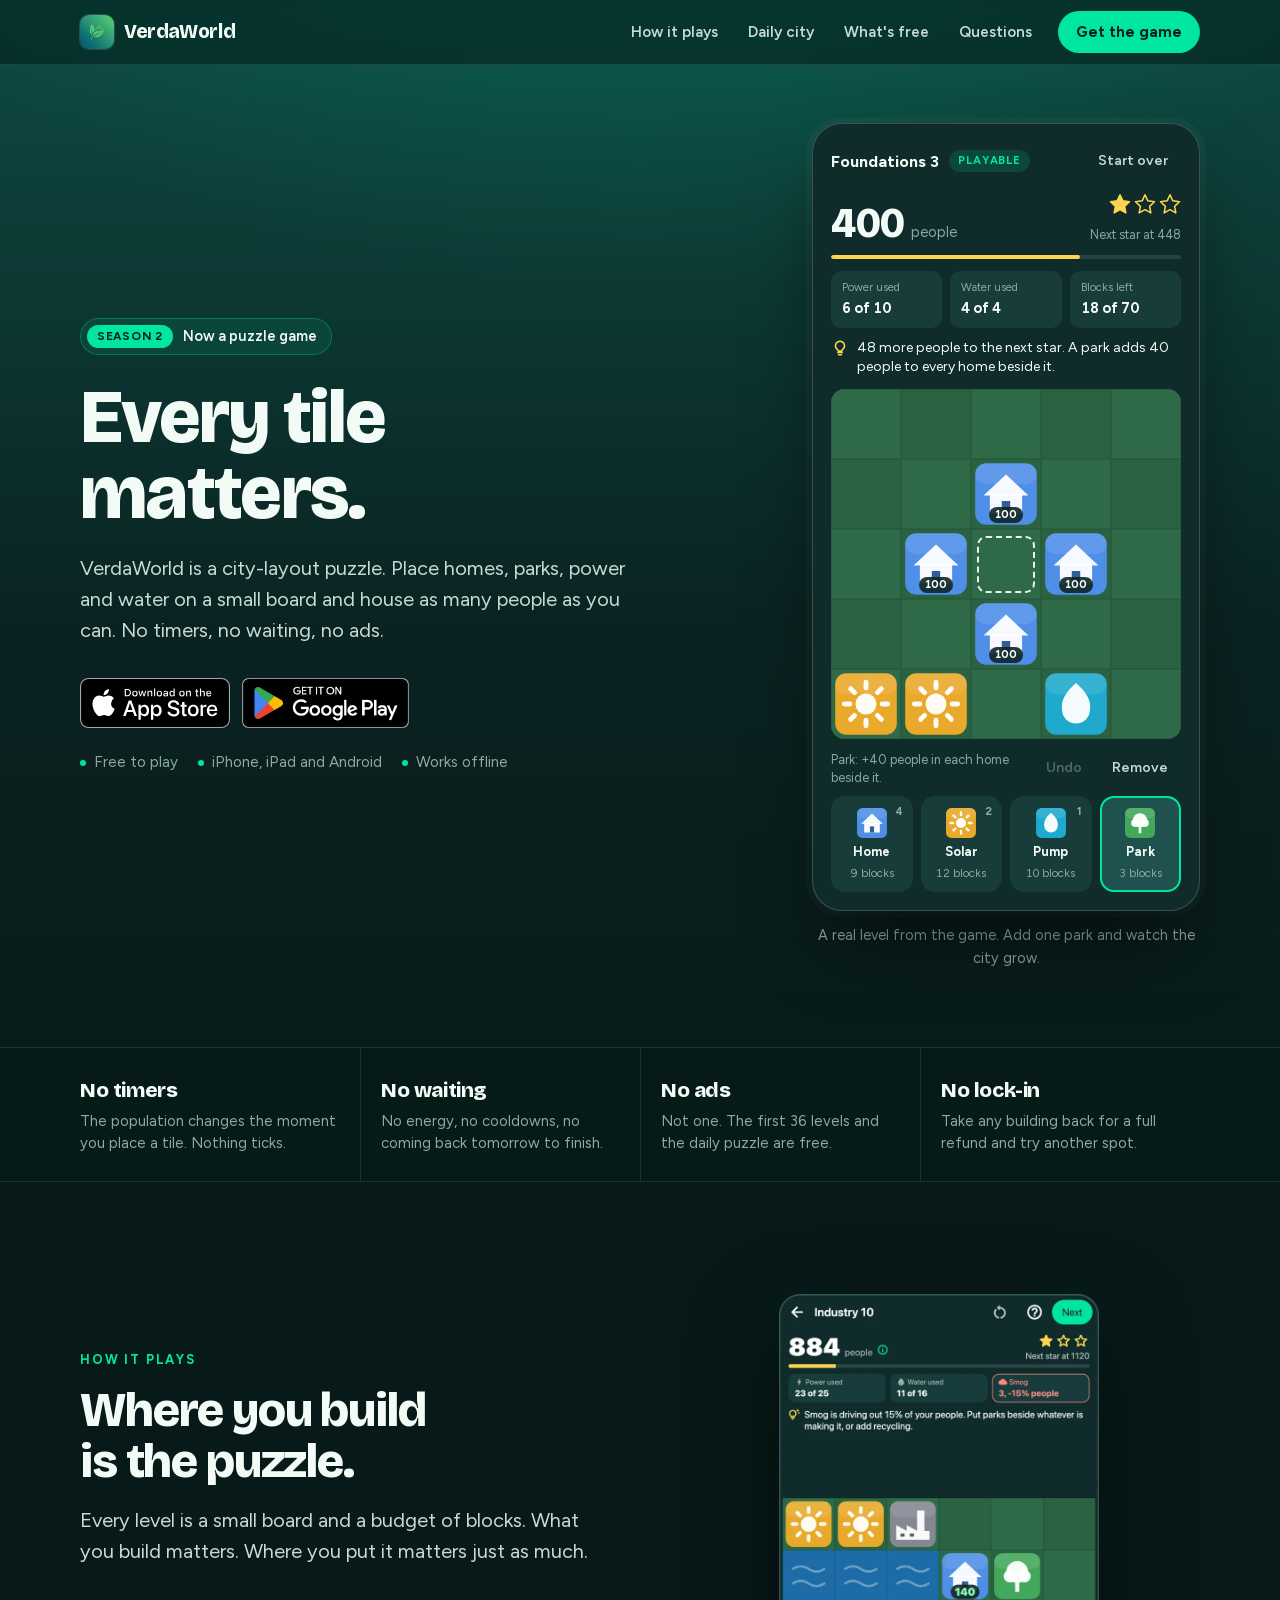
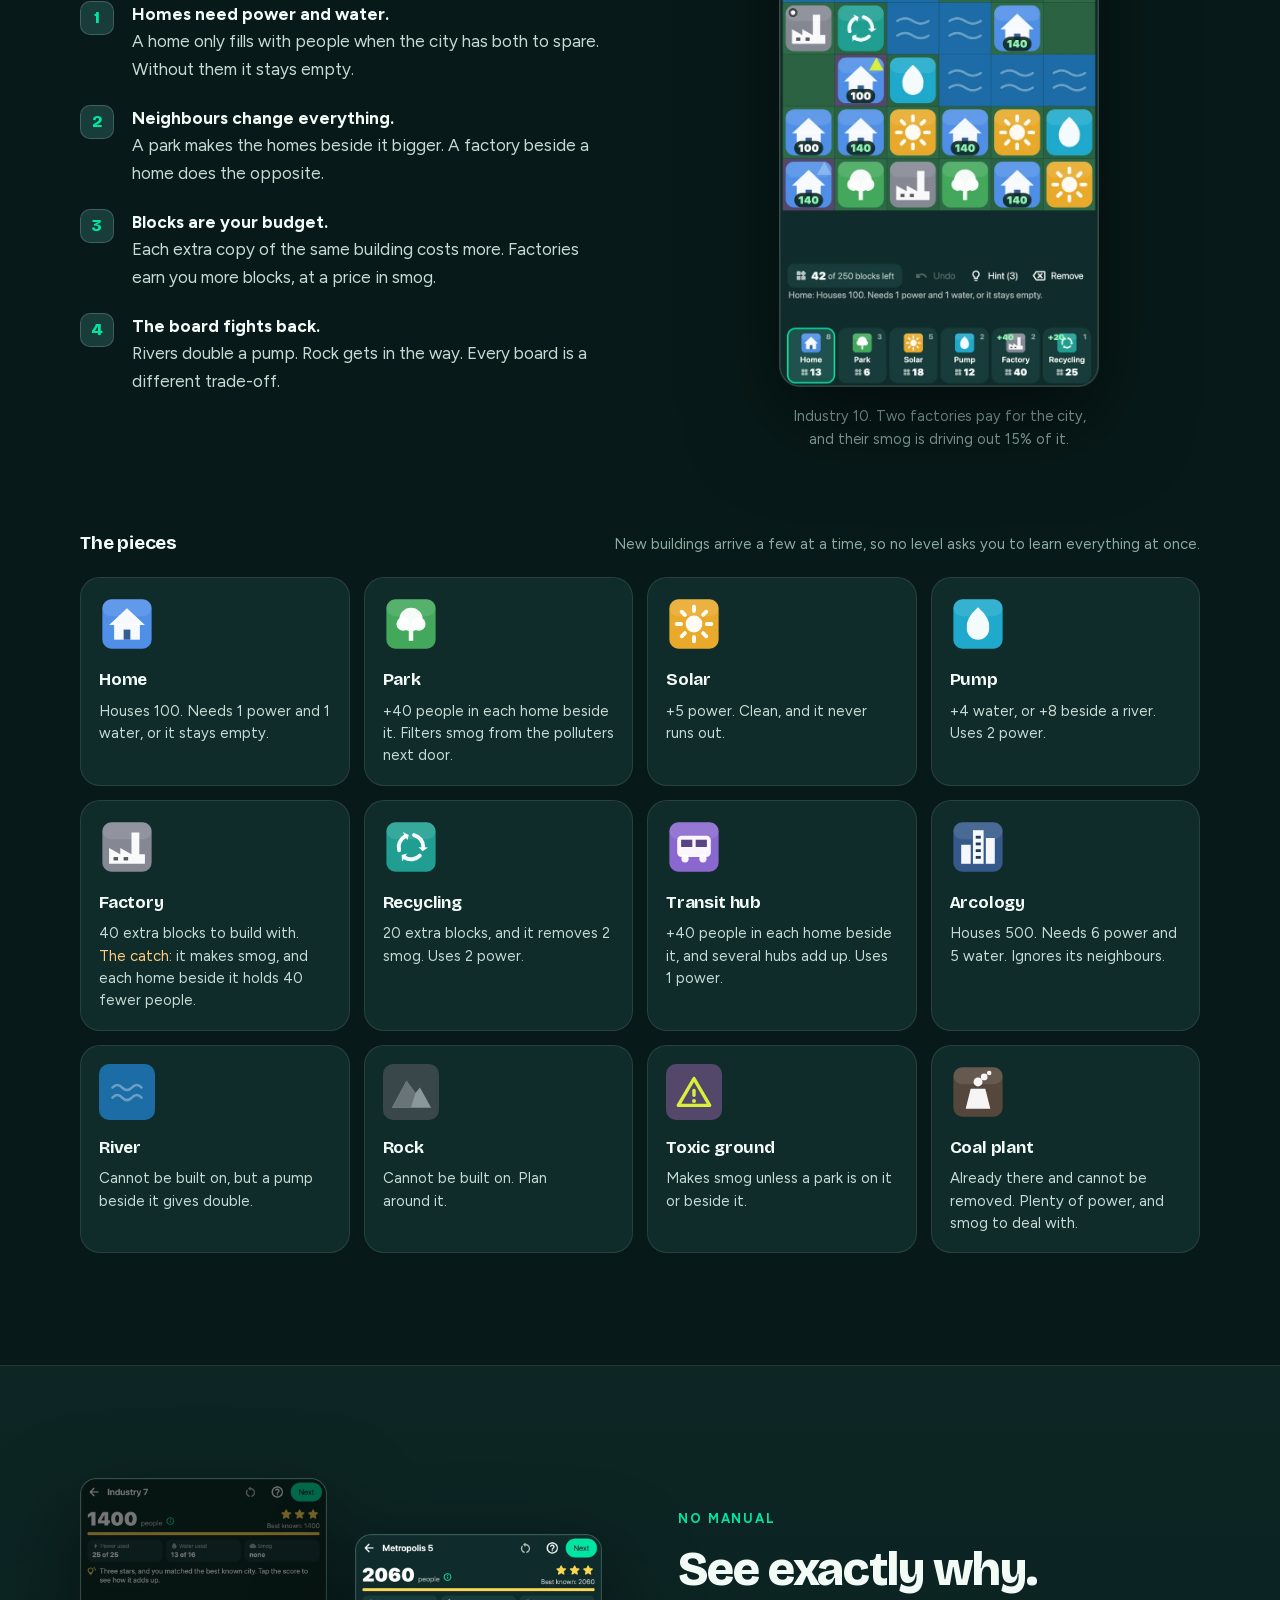
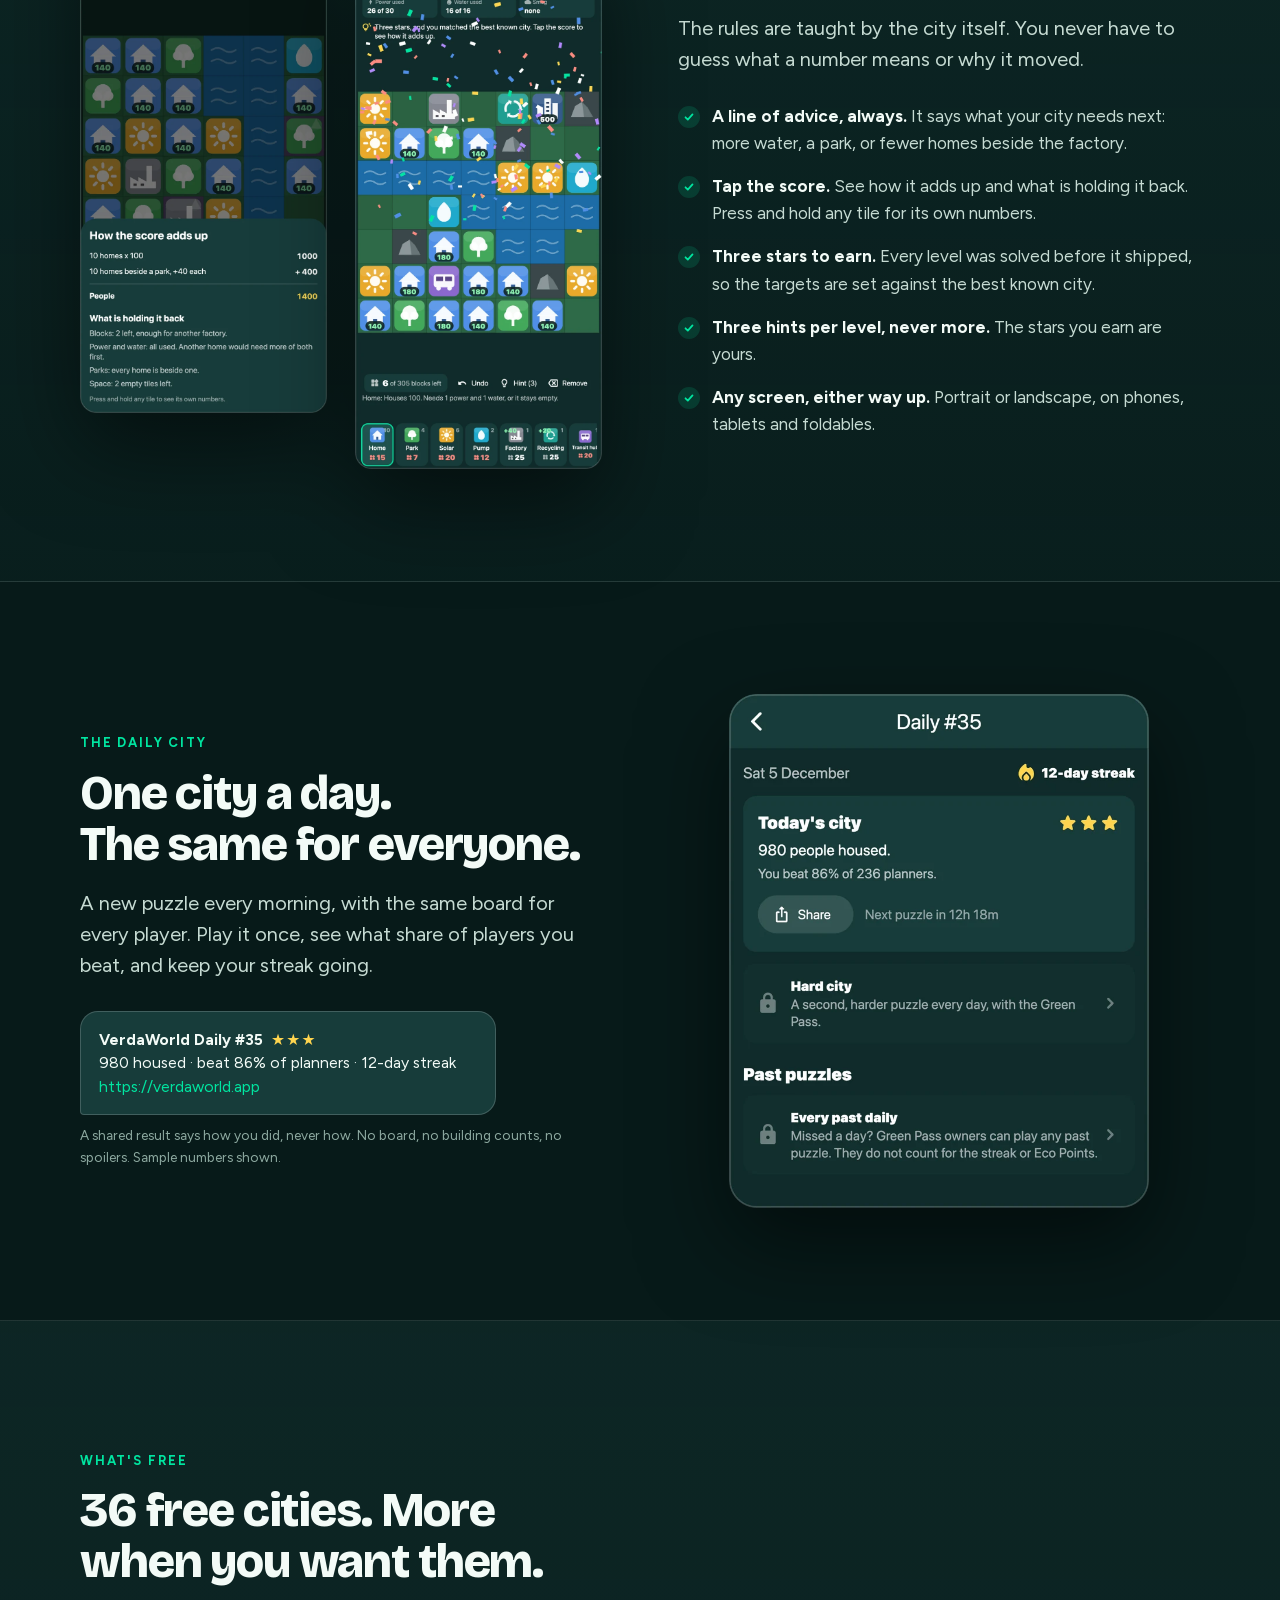
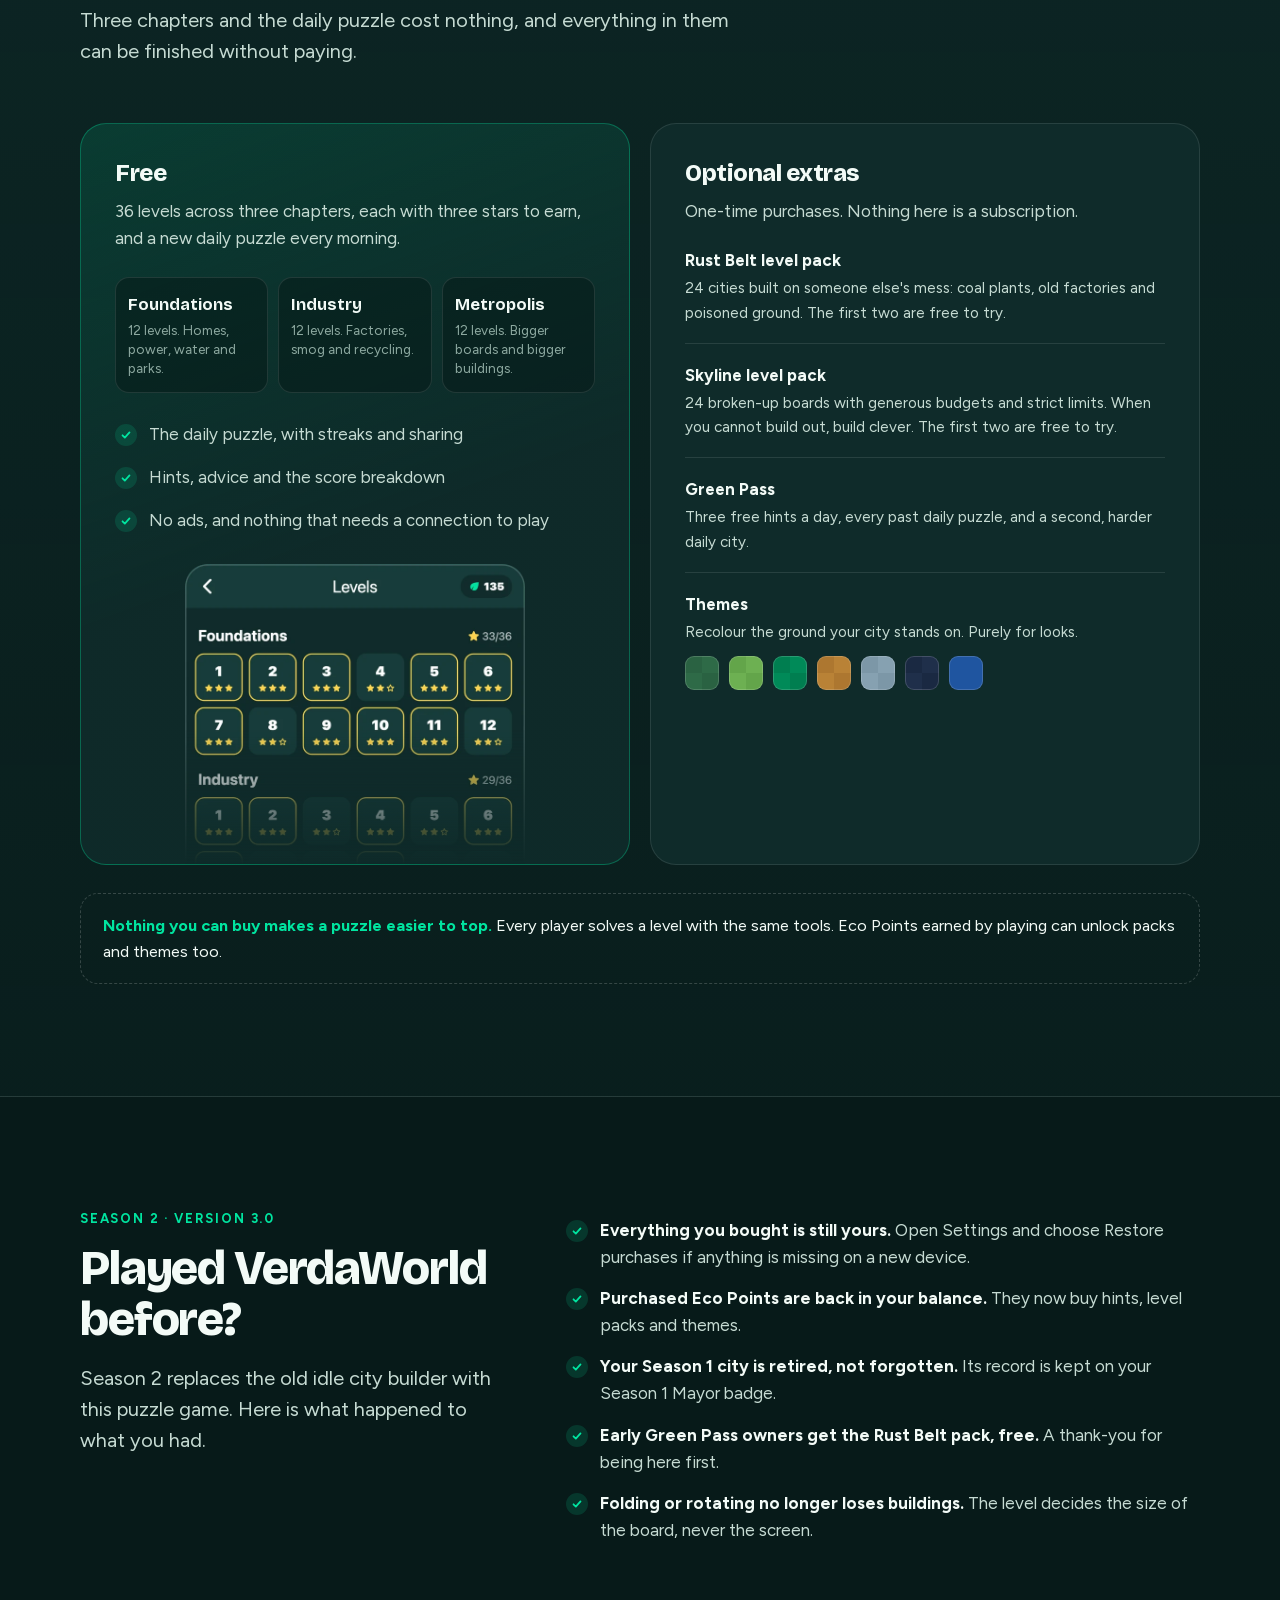
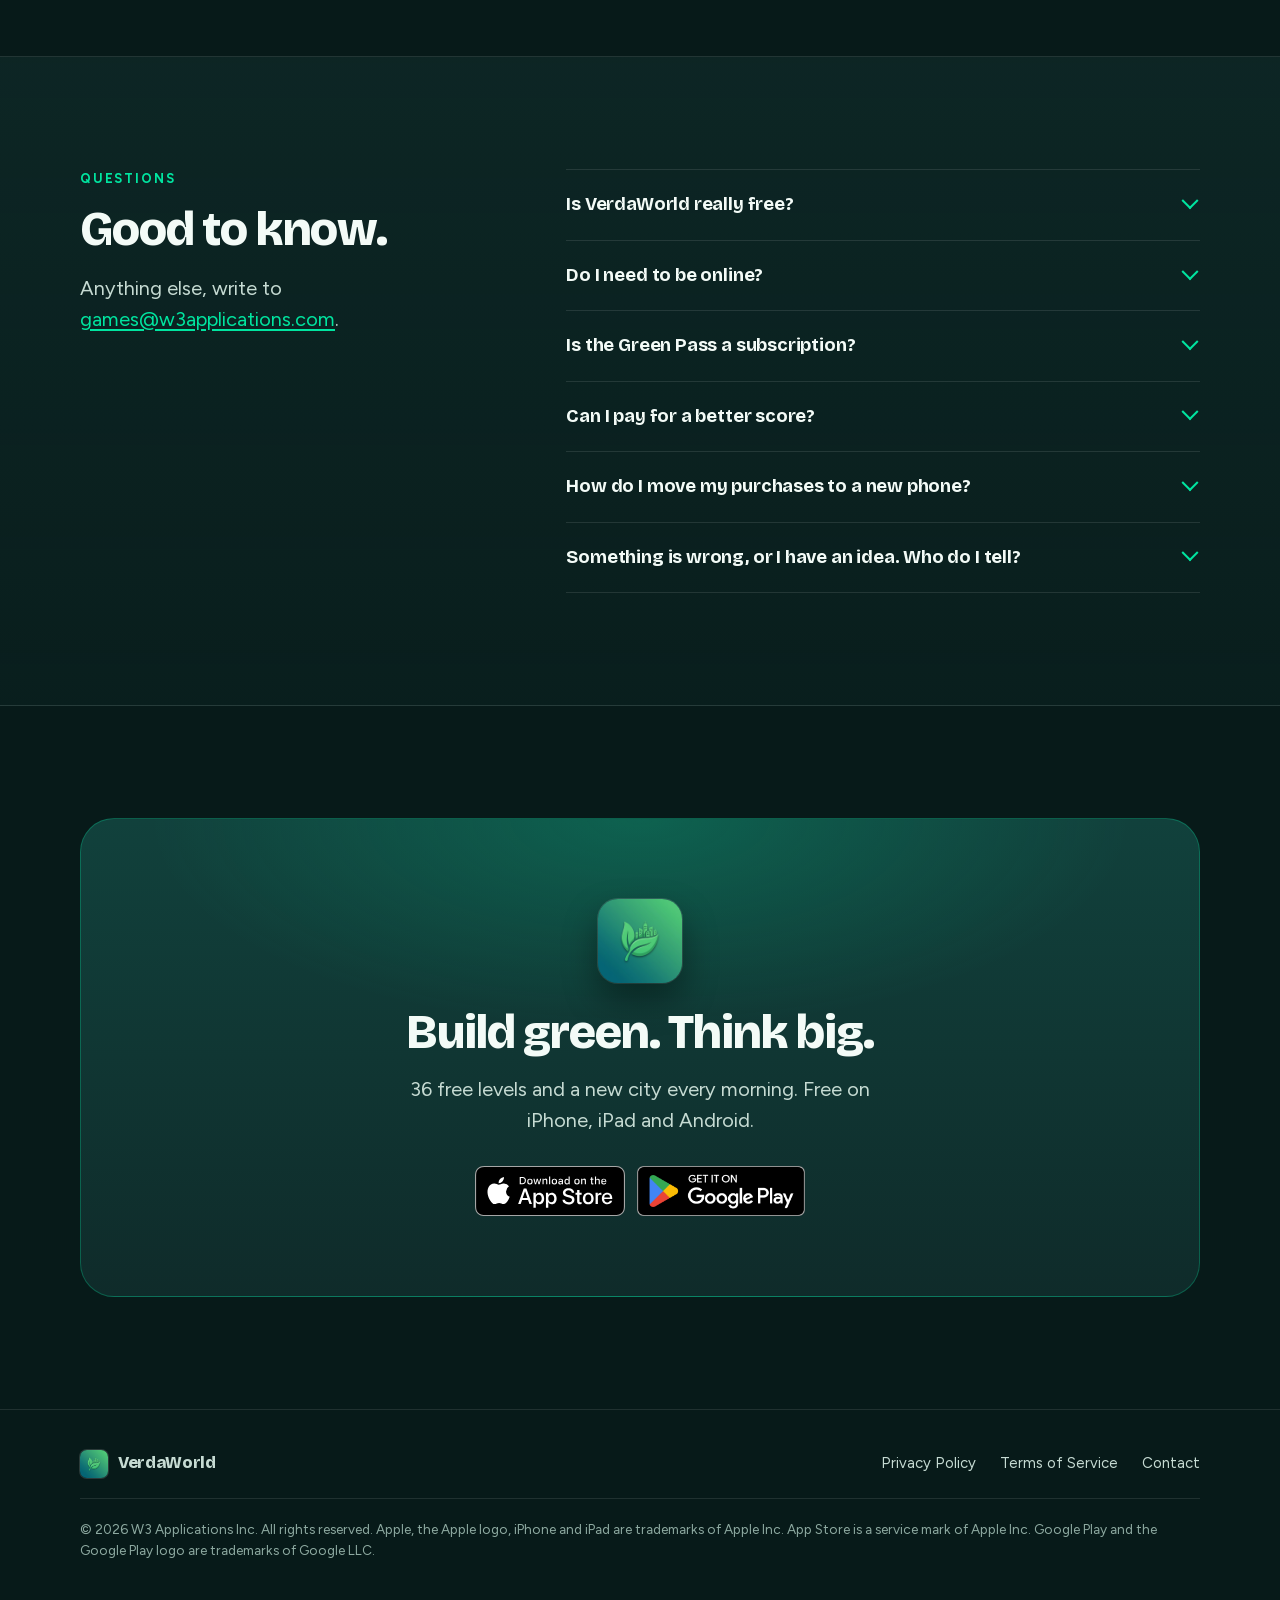
<file: index.html>
<!DOCTYPE html>
<html lang="en">
<head>
  <meta charset="UTF-8" />
  <meta name="viewport" content="width=device-width, initial-scale=1" />
  <title>VerdaWorld: Eco City Puzzle</title>
  <meta name="description" content="VerdaWorld is a city-layout puzzle for iPhone, iPad and Android. Place homes, parks, power and water on a small board and house as many people as you can. No timers, no waiting, no ads." />
  <link rel="canonical" href="https://verdaworld.app/" />
  <meta name="theme-color" content="#0E4A43" />
  <meta name="apple-itunes-app" content="app-id=6760656180" />

  <meta property="og:type" content="website" />
  <meta property="og:site_name" content="VerdaWorld" />
  <meta property="og:title" content="VerdaWorld: Eco City Puzzle" />
  <meta property="og:description" content="Place homes, parks, power and water on a small board and house as many people as you can. No timers, no waiting, no ads." />
  <meta property="og:url" content="https://verdaworld.app/" />
  <meta property="og:image" content="https://verdaworld.app/assets/img/og.png" />
  <meta property="og:image:width" content="1200" />
  <meta property="og:image:height" content="630" />
  <meta property="og:image:alt" content="VerdaWorld: every tile matters. A small city board with homes around a park." />
  <meta name="twitter:card" content="summary_large_image" />
  <meta name="twitter:image" content="https://verdaworld.app/assets/img/og.png" />

  <link rel="icon" href="favicon.ico" sizes="48x48" />
  <link rel="icon" type="image/png" sizes="192x192" href="assets/img/icon-192.png" />
  <link rel="apple-touch-icon" href="assets/img/apple-touch-icon.png" />
  <link rel="preload" href="assets/fonts/bricolage-grotesque-latin.woff2" as="font" type="font/woff2" crossorigin />
  <link rel="preload" href="assets/fonts/figtree-latin.woff2" as="font" type="font/woff2" crossorigin />
  <link rel="stylesheet" href="assets/css/site.css" />

  <script type="application/ld+json">
  {
    "@context": "https://schema.org",
    "@type": ["VideoGame", "MobileApplication"],
    "name": "VerdaWorld",
    "alternateName": "VerdaWorld: Eco City Puzzle",
    "description": "A city-layout puzzle. Place homes, parks, power and water on a small board and house as many people as you can. No timers, no waiting, no ads.",
    "url": "https://verdaworld.app/",
    "image": "https://verdaworld.app/assets/img/og.png",
    "applicationCategory": "GameApplication",
    "genre": "Puzzle",
    "operatingSystem": "iOS, Android",
    "softwareVersion": "3.0.0",
    "offers": { "@type": "Offer", "price": "0", "priceCurrency": "USD" },
    "installUrl": [
      "https://apps.apple.com/us/app/verdaworld/id6760656180",
      "https://play.google.com/store/apps/details?id=com.w3applications.VerdaWorld"
    ],
    "author": { "@type": "Organization", "name": "W3 Applications Inc." },
    "publisher": { "@type": "Organization", "name": "W3 Applications Inc." }
  }
  </script>
</head>
<body>
  <a class="skip" href="#main">Skip to content</a>

  <svg class="sprite" width="0" height="0" aria-hidden="true" focusable="false">
    <symbol id="b-H" viewBox="0 0 100 100"><rect x="6" y="6" width="88" height="88" rx="16" fill="#4F8FE8"/><rect x="6" y="6" width="88" height="30" rx="16" fill="#fff" fill-opacity=".1"/><path fill="#fff" fill-opacity=".95" d="M18 52 50 22 82 52Z"/><rect fill="#fff" fill-opacity=".95" x="27" y="50" width="46" height="28"/><rect fill="#335D97" x="44" y="60" width="12" height="18"/></symbol>
    <symbol id="b-P" viewBox="0 0 100 100"><rect x="6" y="6" width="88" height="88" rx="16" fill="#43A85B"/><rect x="6" y="6" width="88" height="30" rx="16" fill="#fff" fill-opacity=".1"/><rect fill="#fff" fill-opacity=".95" x="46" y="56" width="8" height="24"/><circle fill="#fff" fill-opacity=".95" cx="50" cy="42" r="21"/><circle fill="#fff" fill-opacity=".95" cx="36" cy="50" r="12"/><circle fill="#fff" fill-opacity=".95" cx="64" cy="50" r="12"/></symbol>
    <symbol id="b-S" viewBox="0 0 100 100"><rect x="6" y="6" width="88" height="88" rx="16" fill="#E9A92B"/><rect x="6" y="6" width="88" height="30" rx="16" fill="#fff" fill-opacity=".1"/><circle fill="#fff" fill-opacity=".95" cx="50" cy="50" r="15"/><path d="M73 50L81 50M66.26 66.26L71.92 71.92M50 73L50 81M33.74 66.26L28.08 71.92M27 50L19 50M33.74 33.74L28.08 28.08M50 27L50 19M66.26 33.74L71.92 28.08" stroke="#fff" stroke-opacity=".95" stroke-width="7" stroke-linecap="round" fill="none"/></symbol>
    <symbol id="b-W" viewBox="0 0 100 100"><rect x="6" y="6" width="88" height="88" rx="16" fill="#1FA9CC"/><rect x="6" y="6" width="88" height="30" rx="16" fill="#fff" fill-opacity=".1"/><path fill="#fff" fill-opacity=".95" d="M50 20Q73 40 70 58A20 20 0 0 1 30 58Q27 40 50 20Z"/></symbol>
    <symbol id="b-F" viewBox="0 0 100 100"><rect x="6" y="6" width="88" height="88" rx="16" fill="#858893"/><rect x="6" y="6" width="88" height="30" rx="16" fill="#fff" fill-opacity=".1"/><path fill="#fff" fill-opacity=".95" d="M18 80V52L38 63V52L58 63V24H72V63H82V80Z"/><rect fill="#565860" x="26" y="68" width="8" height="6"/><rect fill="#565860" x="44" y="68" width="8" height="6"/></symbol>
    <symbol id="b-R" viewBox="0 0 100 100"><rect x="6" y="6" width="88" height="88" rx="16" fill="#1F9E91"/><rect x="6" y="6" width="88" height="30" rx="16" fill="#fff" fill-opacity=".1"/><path d="M55.44 28.68A22 22 0 0 1 71.99 50.52M65.74 65.37A22 22 0 0 1 38.55 68.79M28.82 55.94A22 22 0 0 1 39.45 30.69" stroke="#fff" stroke-opacity=".95" stroke-width="7" stroke-linecap="round" fill="none"/><path fill="#fff" fill-opacity=".95" d="M70.71 57.41L80.49 50.72L63.5 50.32ZM33.22 64.23L34.13 76.05L42.98 61.53ZM46.06 28.36L35.38 23.23L43.53 38.15Z"/></symbol>
    <symbol id="b-T" viewBox="0 0 100 100"><rect x="6" y="6" width="88" height="88" rx="16" fill="#8A68CF"/><rect x="6" y="6" width="88" height="30" rx="16" fill="#fff" fill-opacity=".1"/><rect fill="#fff" fill-opacity=".95" x="20" y="30" width="60" height="38" rx="8"/><rect fill="#5A4487" x="27" y="37" width="20" height="13"/><rect fill="#5A4487" x="53" y="37" width="20" height="13"/><circle fill="#fff" fill-opacity=".95" cx="34" cy="71" r="6.5"/><circle fill="#fff" fill-opacity=".95" cx="66" cy="71" r="6.5"/></symbol>
    <symbol id="b-A" viewBox="0 0 100 100"><rect x="6" y="6" width="88" height="88" rx="16" fill="#35598A"/><rect x="6" y="6" width="88" height="30" rx="16" fill="#fff" fill-opacity=".1"/><rect fill="#fff" fill-opacity=".95" x="20" y="46" width="17" height="34"/><rect fill="#fff" fill-opacity=".95" x="41" y="20" width="19" height="60"/><rect fill="#fff" fill-opacity=".95" x="64" y="34" width="16" height="46"/><rect fill="#223A5A" x="46" y="30" width="9" height="5"/><rect fill="#223A5A" x="46" y="42" width="9" height="5"/><rect fill="#223A5A" x="46" y="54" width="9" height="5"/><rect fill="#223A5A" x="46" y="66" width="9" height="5"/></symbol>
    <symbol id="b-C" viewBox="0 0 100 100"><rect x="6" y="6" width="88" height="88" rx="16" fill="#55473C"/><rect x="6" y="6" width="88" height="30" rx="16" fill="#fff" fill-opacity=".1"/><path fill="#fff" fill-opacity=".95" d="M28 80 37 44H63L72 80Z"/><circle fill="#fff" fill-opacity=".95" cx="50" cy="32" r="8"/><circle fill="#fff" fill-opacity=".95" cx="61" cy="23" r="6"/><circle fill="#fff" fill-opacity=".95" cx="70" cy="16" r="4"/></symbol>
    <symbol id="g-river" viewBox="0 0 100 100"><rect width="100" height="100" fill="#1C6CA6"/><path d="M24 42q8.7-9 17.3 0t17.4 0 17.3 0M24 60q8.7-9 17.3 0t17.4 0 17.3 0" stroke="#fff" stroke-opacity=".35" stroke-width="4.5" stroke-linecap="round" fill="none"/></symbol>
    <symbol id="g-rock" viewBox="0 0 100 100"><rect width="100" height="100" fill="#39474A"/><path d="M16 78 42 30 58 52 66 42 86 78Z" fill="#8C979A"/><path d="M42 30 58 52 50 78H16Z" fill="#687477"/></symbol>
    <symbol id="g-toxic" viewBox="0 0 100 100"><rect width="100" height="100" fill="#54486A"/><path d="M50 26 78 74H22Z" fill="none" stroke="#D7F03C" stroke-width="6" stroke-linejoin="round"/><rect x="47" y="44" width="6" height="15" rx="3" fill="#D7F03C"/><circle cx="50" cy="66" r="3.6" fill="#D7F03C"/></symbol>
    <symbol id="i-star" viewBox="0 0 100 100"><path d="M50 8 62.9 35.6 93 39.6 70.9 60.6 76.5 90.5 50 75.9 23.5 90.5 29.1 60.6 7 39.6 37.1 35.6Z"/></symbol>
  </svg>

  <div class="backdrop">
    <header class="site-header">
      <div class="wrap">
        <a class="brand" href="./" aria-label="VerdaWorld home">
          <img src="assets/img/icon-192.png" alt="" width="34" height="34" />
          <span>VerdaWorld</span>
        </a>
        <nav class="site-nav" aria-label="Main">
          <a href="#how">How it plays</a>
          <a href="#daily">Daily city</a>
          <a href="#free">What's free</a>
          <a href="#faq">Questions</a>
          <a class="nav-cta" href="#download">Get the game</a>
        </nav>
      </div>
    </header>

    <main id="main">
      <!-- Hero -->
      <section class="hero">
        <div class="wrap">
          <div class="hero-copy">
            <a class="pill" href="#season-2"><b>Season 2</b> Now a puzzle game</a>
            <h1>Every tile matters.</h1>
            <p class="lead">VerdaWorld is a city-layout puzzle. Place homes, parks, power and water on a small board and house as many people as you can. No timers, no waiting, no ads.</p>
            <div class="stores">
              <a href="https://apps.apple.com/us/app/verdaworld/id6760656180"><img src="assets/img/badge-app-store.svg" alt="Download on the App Store" width="150" height="50" /></a>
              <a href="https://play.google.com/store/apps/details?id=com.w3applications.VerdaWorld"><img src="assets/img/badge-google-play.png" alt="Get it on Google Play" width="168" height="50" /></a>
            </div>
            <ul class="hero-facts">
              <li>Free to play</li>
              <li>iPhone, iPad and Android</li>
              <li>Works offline</li>
            </ul>
          </div>

          <div class="hero-demo">
            <div class="demo" id="demo">
              <noscript><img src="assets/img/screen-three-stars.webp" alt="A finished VerdaWorld level with three stars: homes grouped around parks, with solar panels and pumps along a river." width="720" height="1561" /></noscript>
            </div>
            <p class="hero-demo-caption">A real level from the game. Add one park and watch the city grow.</p>
          </div>
        </div>
      </section>

      <!-- Promises -->
      <section class="promises" aria-label="What to expect">
        <div class="wrap">
          <ul>
            <li><strong>No timers</strong><span>The population changes the moment you place a tile. Nothing ticks.</span></li>
            <li><strong>No waiting</strong><span>No energy, no cooldowns, no coming back tomorrow to finish.</span></li>
            <li><strong>No ads</strong><span>Not one. The first 36 levels and the daily puzzle are free.</span></li>
            <li><strong>No lock-in</strong><span>Take any building back for a full refund and try another spot.</span></li>
          </ul>
        </div>
      </section>
    </main>
  </div>

  <!-- How it plays -->
  <section class="section" id="how">
    <div class="wrap">
      <div class="split">
        <div>
          <p class="eyebrow">How it plays</p>
          <h2>Where you build is the puzzle.</h2>
          <p class="lead" style="margin-top:18px">Every level is a small board and a budget of blocks. What you build matters. Where you put it matters just as much.</p>
          <ol class="basics" style="margin-top:34px">
            <li><strong>Homes need power and water.</strong> A home only fills with people when the city has both to spare. Without them it stays empty.</li>
            <li><strong>Neighbours change everything.</strong> A park makes the homes beside it bigger. A factory beside a home does the opposite.</li>
            <li><strong>Blocks are your budget.</strong> Each extra copy of the same building costs more. Factories earn you more blocks, at a price in smog.</li>
            <li><strong>The board fights back.</strong> Rivers double a pump. Rock gets in the way. Every board is a different trade-off.</li>
          </ol>
        </div>
        <figure class="shot media">
          <img class="phone" src="assets/img/screen-every-tile-matters.webp" alt="Industry 10 in VerdaWorld: a six by six board crossed by a river, with homes, parks, solar panels, pumps, factories and a recycling centre. The city houses 884 people and smog is driving out 15% of them." width="720" height="1561" loading="lazy" />
          <figcaption>Industry 10. Two factories pay for the city, and their smog is driving out 15% of it.</figcaption>
        </figure>
      </div>

      <div class="pieces-title">
        <h3>The pieces</h3>
        <p>New buildings arrive a few at a time, so no level asks you to learn everything at once.</p>
      </div>
      <ul class="pieces">
        <li class="piece"><svg viewBox="0 0 100 100" aria-hidden="true"><use href="#b-H" /></svg><h4>Home</h4><p>Houses 100. Needs 1 power and 1 water, or it stays empty.</p></li>
        <li class="piece"><svg viewBox="0 0 100 100" aria-hidden="true"><use href="#b-P" /></svg><h4>Park</h4><p>+40 people in each home beside it. Filters smog from the polluters next door.</p></li>
        <li class="piece"><svg viewBox="0 0 100 100" aria-hidden="true"><use href="#b-S" /></svg><h4>Solar</h4><p>+5 power. Clean, and it never runs out.</p></li>
        <li class="piece"><svg viewBox="0 0 100 100" aria-hidden="true"><use href="#b-W" /></svg><h4>Pump</h4><p>+4 water, or +8 beside a river. Uses 2 power.</p></li>
        <li class="piece"><svg viewBox="0 0 100 100" aria-hidden="true"><use href="#b-F" /></svg><h4>Factory</h4><p>40 extra blocks to build with. <span class="catch">The catch:</span> it makes smog, and each home beside it holds 40 fewer people.</p></li>
        <li class="piece"><svg viewBox="0 0 100 100" aria-hidden="true"><use href="#b-R" /></svg><h4>Recycling</h4><p>20 extra blocks, and it removes 2 smog. Uses 2 power.</p></li>
        <li class="piece"><svg viewBox="0 0 100 100" aria-hidden="true"><use href="#b-T" /></svg><h4>Transit hub</h4><p>+40 people in each home beside it, and several hubs add up. Uses 1 power.</p></li>
        <li class="piece"><svg viewBox="0 0 100 100" aria-hidden="true"><use href="#b-A" /></svg><h4>Arcology</h4><p>Houses 500. Needs 6 power and 5 water. Ignores its neighbours.</p></li>
      </ul>
      <ul class="pieces ground-row">
        <li class="piece"><svg class="ground" viewBox="0 0 100 100" aria-hidden="true"><use href="#g-river" /></svg><h4>River</h4><p>Cannot be built on, but a pump beside it gives double.</p></li>
        <li class="piece"><svg class="ground" viewBox="0 0 100 100" aria-hidden="true"><use href="#g-rock" /></svg><h4>Rock</h4><p>Cannot be built on. Plan around it.</p></li>
        <li class="piece"><svg class="ground" viewBox="0 0 100 100" aria-hidden="true"><use href="#g-toxic" /></svg><h4>Toxic ground</h4><p>Makes smog unless a park is on it or beside it.</p></li>
        <li class="piece"><svg viewBox="0 0 100 100" aria-hidden="true"><use href="#b-C" /></svg><h4>Coal plant</h4><p>Already there and cannot be removed. Plenty of power, and smog to deal with.</p></li>
      </ul>
    </div>
  </section>

  <!-- Explains itself -->
  <section class="section alt" id="explains">
    <div class="wrap">
      <div class="split">
        <div class="duo media">
          <figure class="shot">
            <img class="phone" src="assets/img/screen-see-why.webp" alt="The score breakdown in VerdaWorld: 10 homes at 100 people, plus 40 each for the 10 homes beside a park, makes 1400 people. Below it, a list of what is holding the score back." width="720" height="1561" loading="lazy" />
          </figure>
          <figure class="shot">
            <img class="phone" src="assets/img/screen-three-stars.webp" alt="Metropolis 5 finished with three stars and confetti: 2060 people housed, matching the best known city." width="720" height="1561" loading="lazy" />
          </figure>
        </div>
        <div>
          <p class="eyebrow">No manual</p>
          <h2>See exactly why.</h2>
          <p class="lead" style="margin-top:18px">The rules are taught by the city itself. You never have to guess what a number means or why it moved.</p>
          <ul class="ticks">
            <li><strong>A line of advice, always.</strong> It says what your city needs next: more water, a park, or fewer homes beside the factory.</li>
            <li><strong>Tap the score.</strong> See how it adds up and what is holding it back. Press and hold any tile for its own numbers.</li>
            <li><strong>Three stars to earn.</strong> Every level was solved before it shipped, so the targets are set against the best known city.</li>
            <li><strong>Three hints per level, never more.</strong> The stars you earn are yours.</li>
            <li><strong>Any screen, either way up.</strong> Portrait or landscape, on phones, tablets and foldables.</li>
          </ul>
        </div>
      </div>
    </div>
  </section>

  <!-- Daily -->
  <section class="section" id="daily">
    <div class="wrap">
      <div class="split">
        <div>
          <p class="eyebrow">The daily city</p>
          <h2>One city a day.<br />The same for everyone.</h2>
          <p class="lead" style="margin-top:18px">A new puzzle every morning, with the same board for every player. Play it once, see what share of players you beat, and keep your streak going.</p>
          <div class="share-card" role="img" aria-label="Sample shared result: VerdaWorld Daily number 35, three stars. 980 housed, beat 86% of planners, 12-day streak. verdaworld.app">
            <div><strong>VerdaWorld Daily #35</strong> &nbsp;<span class="stars">★★★</span></div>
            <div>980 housed · beat 86% of planners · 12-day streak</div>
            <div class="link">https://verdaworld.app</div>
          </div>
          <p class="share-note">A shared result says how you did, never how. No board, no building counts, no spoilers. Sample numbers shown.</p>
        </div>
        <figure class="shot media">
          <img class="phone wide" src="assets/img/screen-daily.webp" alt="The daily puzzle screen: Daily number 35, three stars, 980 people housed, beat 86% of 236 planners, on a 12-day streak. A harder city and past puzzles are offered with the Green Pass." width="720" height="880" loading="lazy" />
        </figure>
      </div>
    </div>
  </section>

  <!-- Free and extras -->
  <section class="section alt" id="free">
    <div class="wrap">
      <div class="section-head">
        <p class="eyebrow">What's free</p>
        <h2>36 free cities. More when you want them.</h2>
        <p class="lead">Three chapters and the daily puzzle cost nothing, and everything in them can be finished without paying.</p>
      </div>
      <div class="offer">
        <div class="card free">
          <h3>Free</h3>
          <p>36 levels across three chapters, each with three stars to earn, and a new daily puzzle every morning.</p>
          <ul class="chapters">
            <li><b>Foundations</b><span>12 levels. Homes, power, water and parks.</span></li>
            <li><b>Industry</b><span>12 levels. Factories, smog and recycling.</span></li>
            <li><b>Metropolis</b><span>12 levels. Bigger boards and bigger buildings.</span></li>
          </ul>
          <ul class="ticks">
            <li>The daily puzzle, with streaks and sharing</li>
            <li>Hints, advice and the score breakdown</li>
            <li>No ads, and nothing that needs a connection to play</li>
          </ul>
          <div class="peek">
            <img src="assets/img/screen-free-cities.webp" alt="The level list in VerdaWorld: Foundations, Industry and Metropolis, twelve levels each, with the stars earned on each one." width="720" height="1561" loading="lazy" />
          </div>
        </div>
        <div class="card">
          <h3>Optional extras</h3>
          <p>One-time purchases. Nothing here is a subscription.</p>
          <ul class="extras">
            <li><b>Rust Belt level pack</b><span>24 cities built on someone else's mess: coal plants, old factories and poisoned ground. The first two are free to try.</span></li>
            <li><b>Skyline level pack</b><span>24 broken-up boards with generous budgets and strict limits. When you cannot build out, build clever. The first two are free to try.</span></li>
            <li><b>Green Pass</b><span>Three free hints a day, every past daily puzzle, and a second, harder daily city.</span></li>
            <li><b>Themes</b><span>Recolour the ground your city stands on. Purely for looks.</span>
              <div class="swatches" role="img" aria-label="Seven board themes: Classic, Spring, Summer, Autumn, Winter, Night and Blueprint">
                <i style="--a:#2E6A47;--b:#2A6242" title="Classic"></i>
                <i style="--a:#6DB052;--b:#63A54A" title="Spring"></i>
                <i style="--a:#008A58;--b:#007E50" title="Summer"></i>
                <i style="--a:#B98236;--b:#AD7730" title="Autumn"></i>
                <i style="--a:#86A1B1;--b:#7C97A7" title="Winter"></i>
                <i style="--a:#1F2F4A;--b:#1A2942" title="Night"></i>
                <i style="--a:#1F55A0;--b:#1F55A0" title="Blueprint"></i>
              </div>
            </li>
          </ul>
        </div>
      </div>
      <p class="fair"><b>Nothing you can buy makes a puzzle easier to top.</b> Every player solves a level with the same tools. Eco Points earned by playing can unlock packs and themes too.</p>
    </div>
  </section>

  <!-- Season 2 -->
  <section class="section" id="season-2">
    <div class="wrap returning">
      <div>
        <p class="eyebrow">Season 2 · Version 3.0</p>
        <h2>Played VerdaWorld before?</h2>
        <p class="lead" style="margin-top:18px">Season 2 replaces the old idle city builder with this puzzle game. Here is what happened to what you had.</p>
      </div>
      <ul class="ticks" style="margin-top:8px">
        <li><strong>Everything you bought is still yours.</strong> Open Settings and choose Restore purchases if anything is missing on a new device.</li>
        <li><strong>Purchased Eco Points are back in your balance.</strong> They now buy hints, level packs and themes.</li>
        <li><strong>Your Season 1 city is retired, not forgotten.</strong> Its record is kept on your Season 1 Mayor badge.</li>
        <li><strong>Early Green Pass owners get the Rust Belt pack, free.</strong> A thank-you for being here first.</li>
        <li><strong>Folding or rotating no longer loses buildings.</strong> The level decides the size of the board, never the screen.</li>
      </ul>
    </div>
  </section>

  <!-- FAQ -->
  <section class="section alt" id="faq">
    <div class="wrap returning">
      <div>
        <p class="eyebrow">Questions</p>
        <h2>Good to know.</h2>
        <p class="lead" style="margin-top:18px">Anything else, write to <a href="mailto:games@w3applications.com">games@w3applications.com</a>.</p>
      </div>
      <div class="faq">
        <details>
          <summary>Is VerdaWorld really free?</summary>
          <p>Yes. The three chapters (36 levels) and the daily puzzle are free, and there are no ads. The level packs, the Green Pass and themes are optional one-time purchases.</p>
        </details>
        <details>
          <summary>Do I need to be online?</summary>
          <p>No. Every level works offline, including the daily puzzle. You need a connection only to compare your daily score with other players, to buy something, or to restore purchases.</p>
        </details>
        <details>
          <summary>Is the Green Pass a subscription?</summary>
          <p>No. It is a single purchase that you keep. Nothing in VerdaWorld renews or bills you again.</p>
        </details>
        <details>
          <summary>Can I pay for a better score?</summary>
          <p>No. Purchases add levels, hints and looks. They never change the rules or the tools you have on a level, and hints are capped at three per level, or one on a daily puzzle, however many you own.</p>
        </details>
        <details>
          <summary>How do I move my purchases to a new phone?</summary>
          <p>Sign in to the same Apple or Google account, open Settings in the game and choose Restore purchases. Level progress is stored on the device, so it stays with the device.</p>
        </details>
        <details>
          <summary>Something is wrong, or I have an idea. Who do I tell?</summary>
          <p>Write to <a href="mailto:games@w3applications.com">games@w3applications.com</a>.</p>
        </details>
      </div>
    </div>
  </section>

  <!-- Download -->
  <section class="section download" id="download">
    <div class="wrap">
      <div class="box">
        <img class="app-icon" src="assets/img/icon-192.png" alt="" width="84" height="84" loading="lazy" />
        <h2>Build green. Think big.</h2>
        <p class="lead">36 free levels and a new city every morning. Free on iPhone, iPad and Android.</p>
        <div class="stores">
          <a href="https://apps.apple.com/us/app/verdaworld/id6760656180"><img src="assets/img/badge-app-store.svg" alt="Download on the App Store" width="150" height="50" loading="lazy" /></a>
          <a href="https://play.google.com/store/apps/details?id=com.w3applications.VerdaWorld"><img src="assets/img/badge-google-play.png" alt="Get it on Google Play" width="168" height="50" loading="lazy" /></a>
        </div>
      </div>
    </div>
  </section>

  <footer class="site-footer">
    <div class="wrap">
      <a class="brand" href="./" aria-label="VerdaWorld home">
        <img src="assets/img/icon-192.png" alt="" width="28" height="28" loading="lazy" />
        <span>VerdaWorld</span>
      </a>
      <nav aria-label="Footer">
        <a href="privacy-policy.html">Privacy Policy</a>
        <a href="terms-of-service.html">Terms of Service</a>
        <a href="mailto:games@w3applications.com">Contact</a>
      </nav>
      <p class="legal-line">&copy; 2026 W3 Applications Inc. All rights reserved. Apple, the Apple logo, iPhone and iPad are trademarks of Apple Inc. App Store is a service mark of Apple Inc. Google Play and the Google Play logo are trademarks of Google LLC.</p>
    </div>
  </footer>

  <script src="assets/js/demo.js" defer></script>
</body>
</html>
</file>
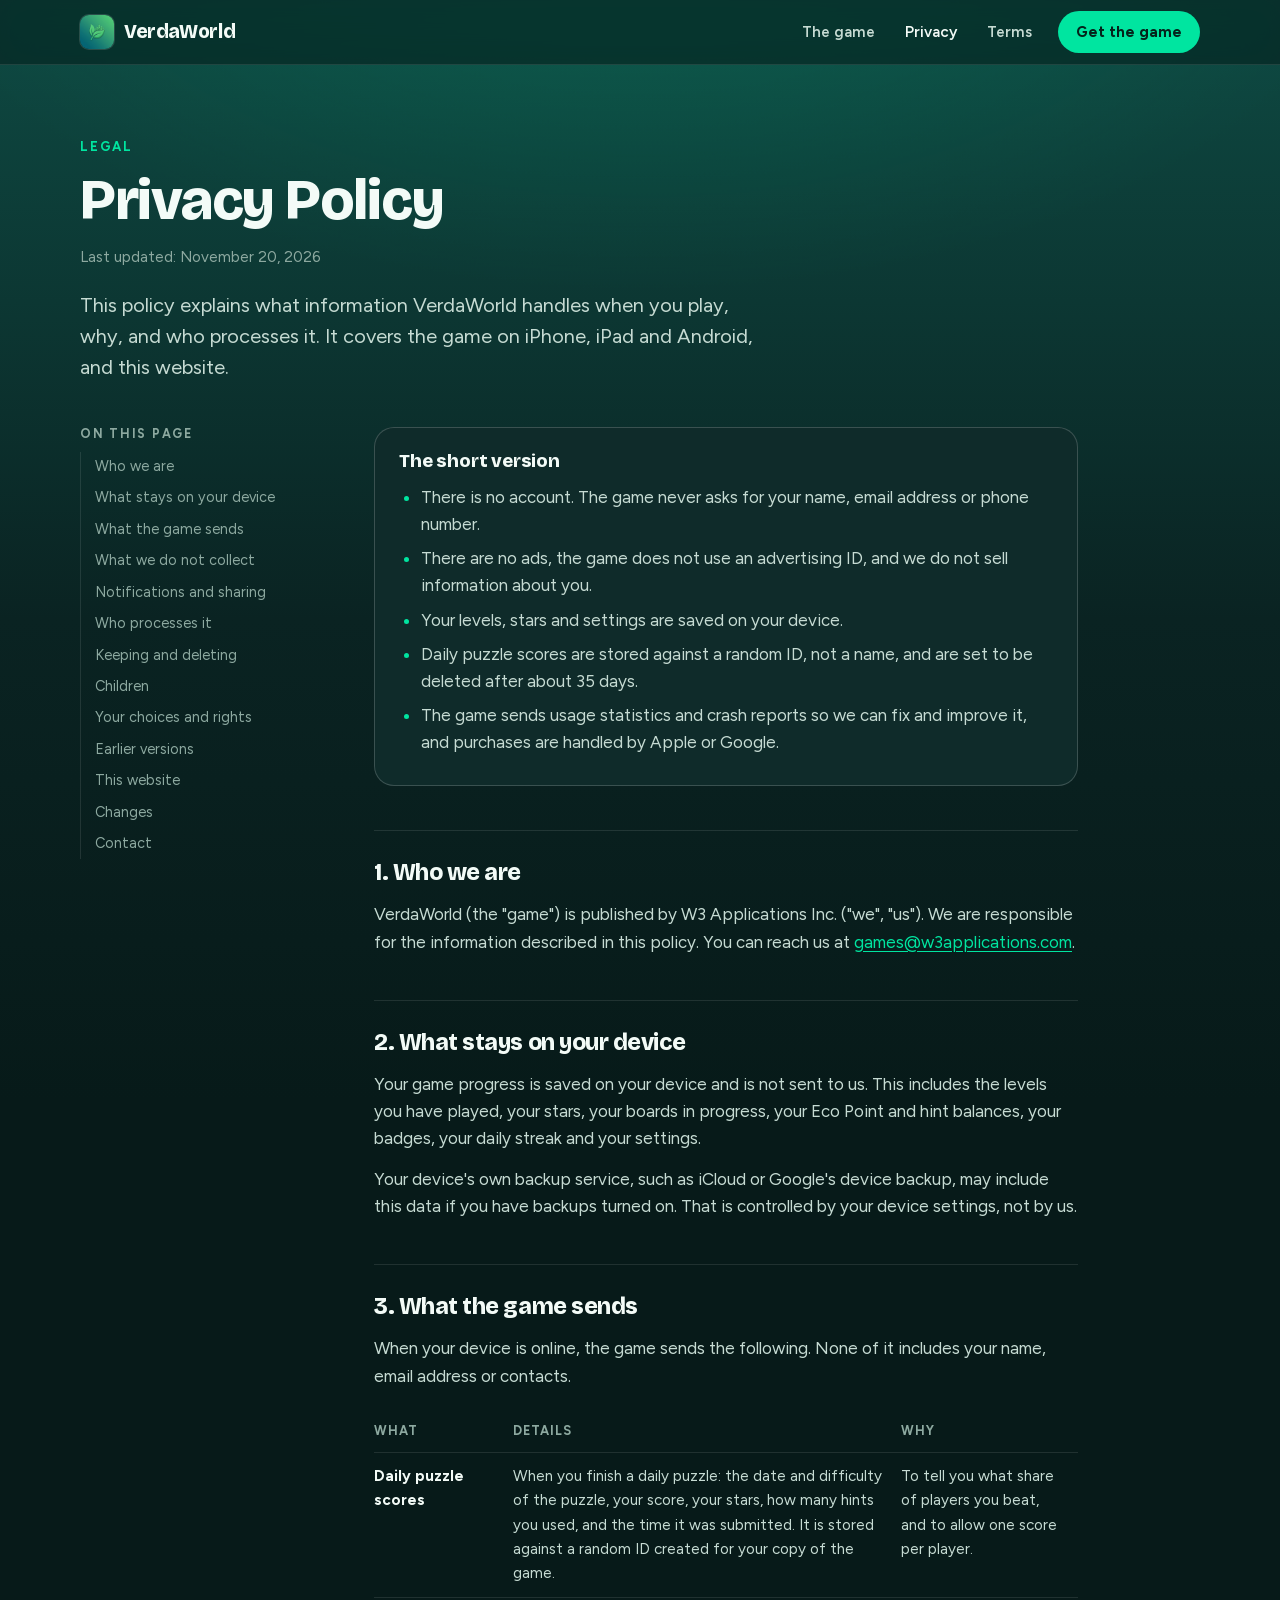
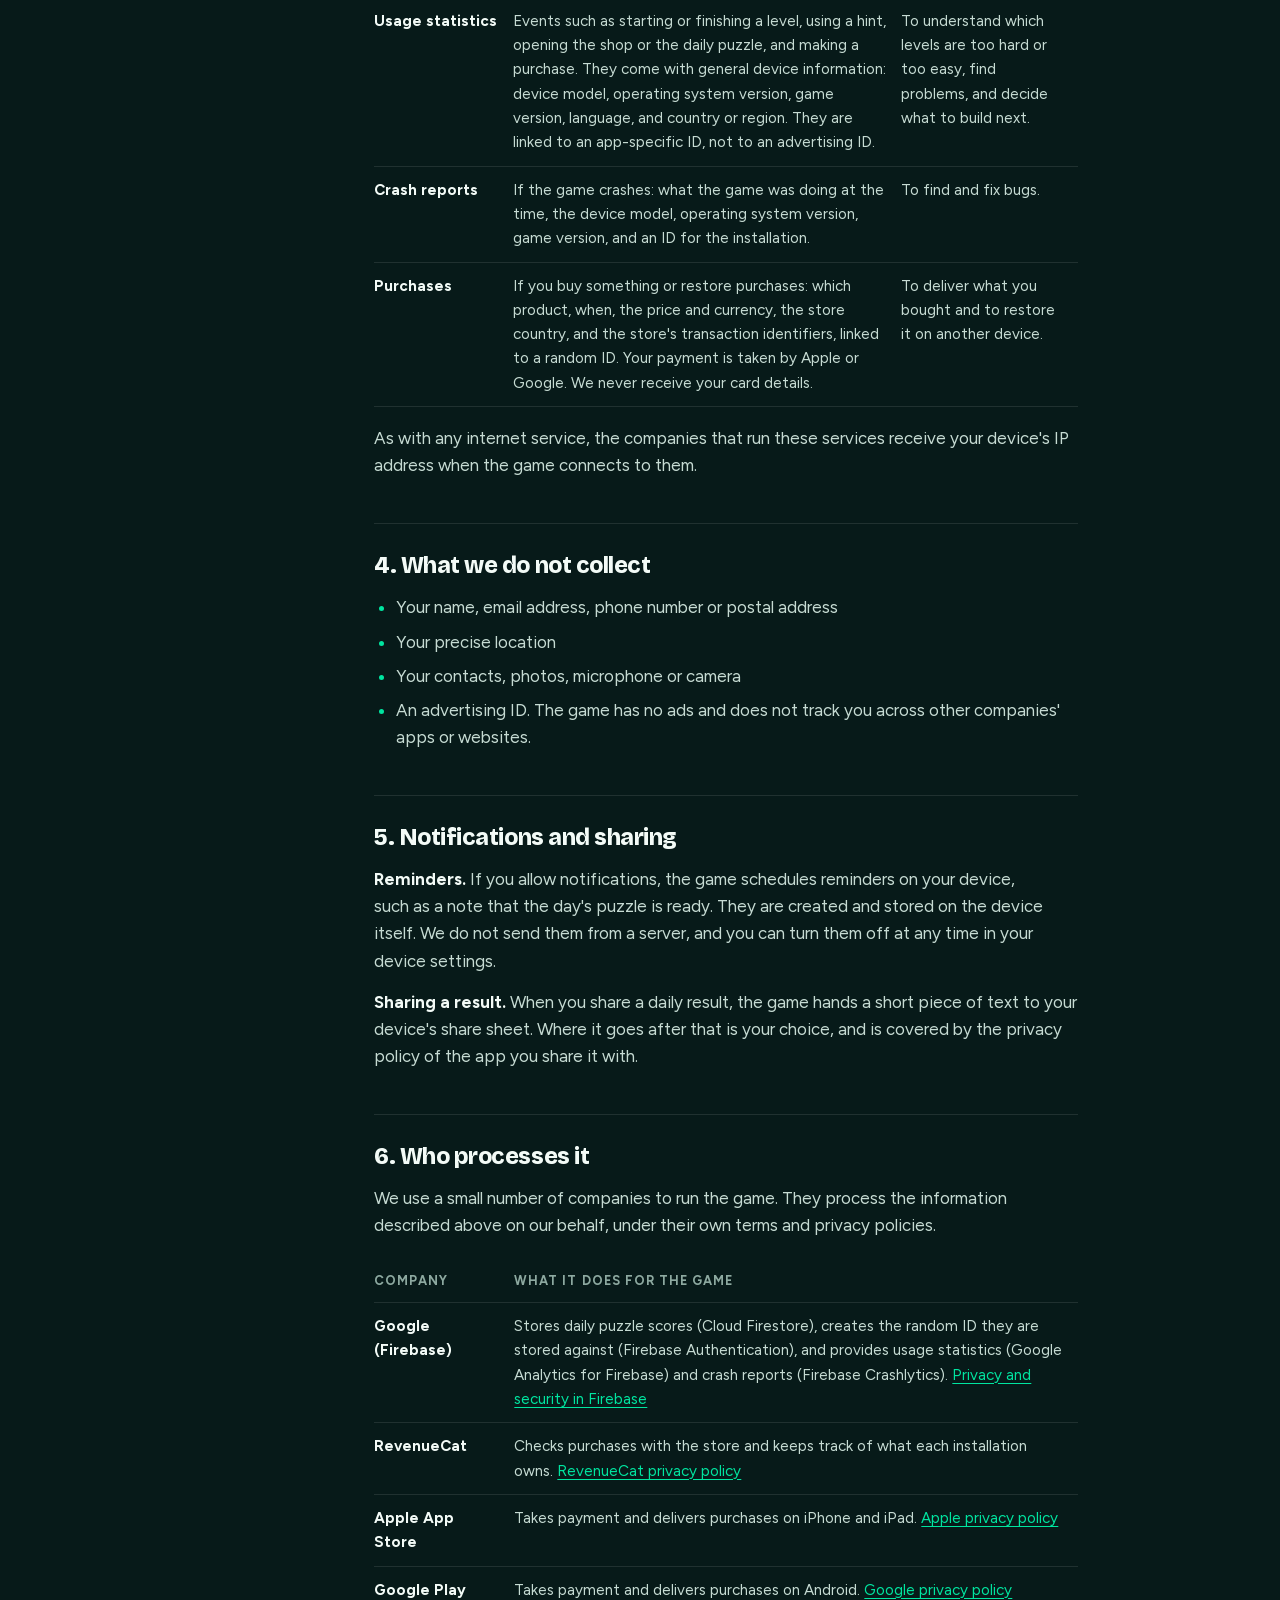
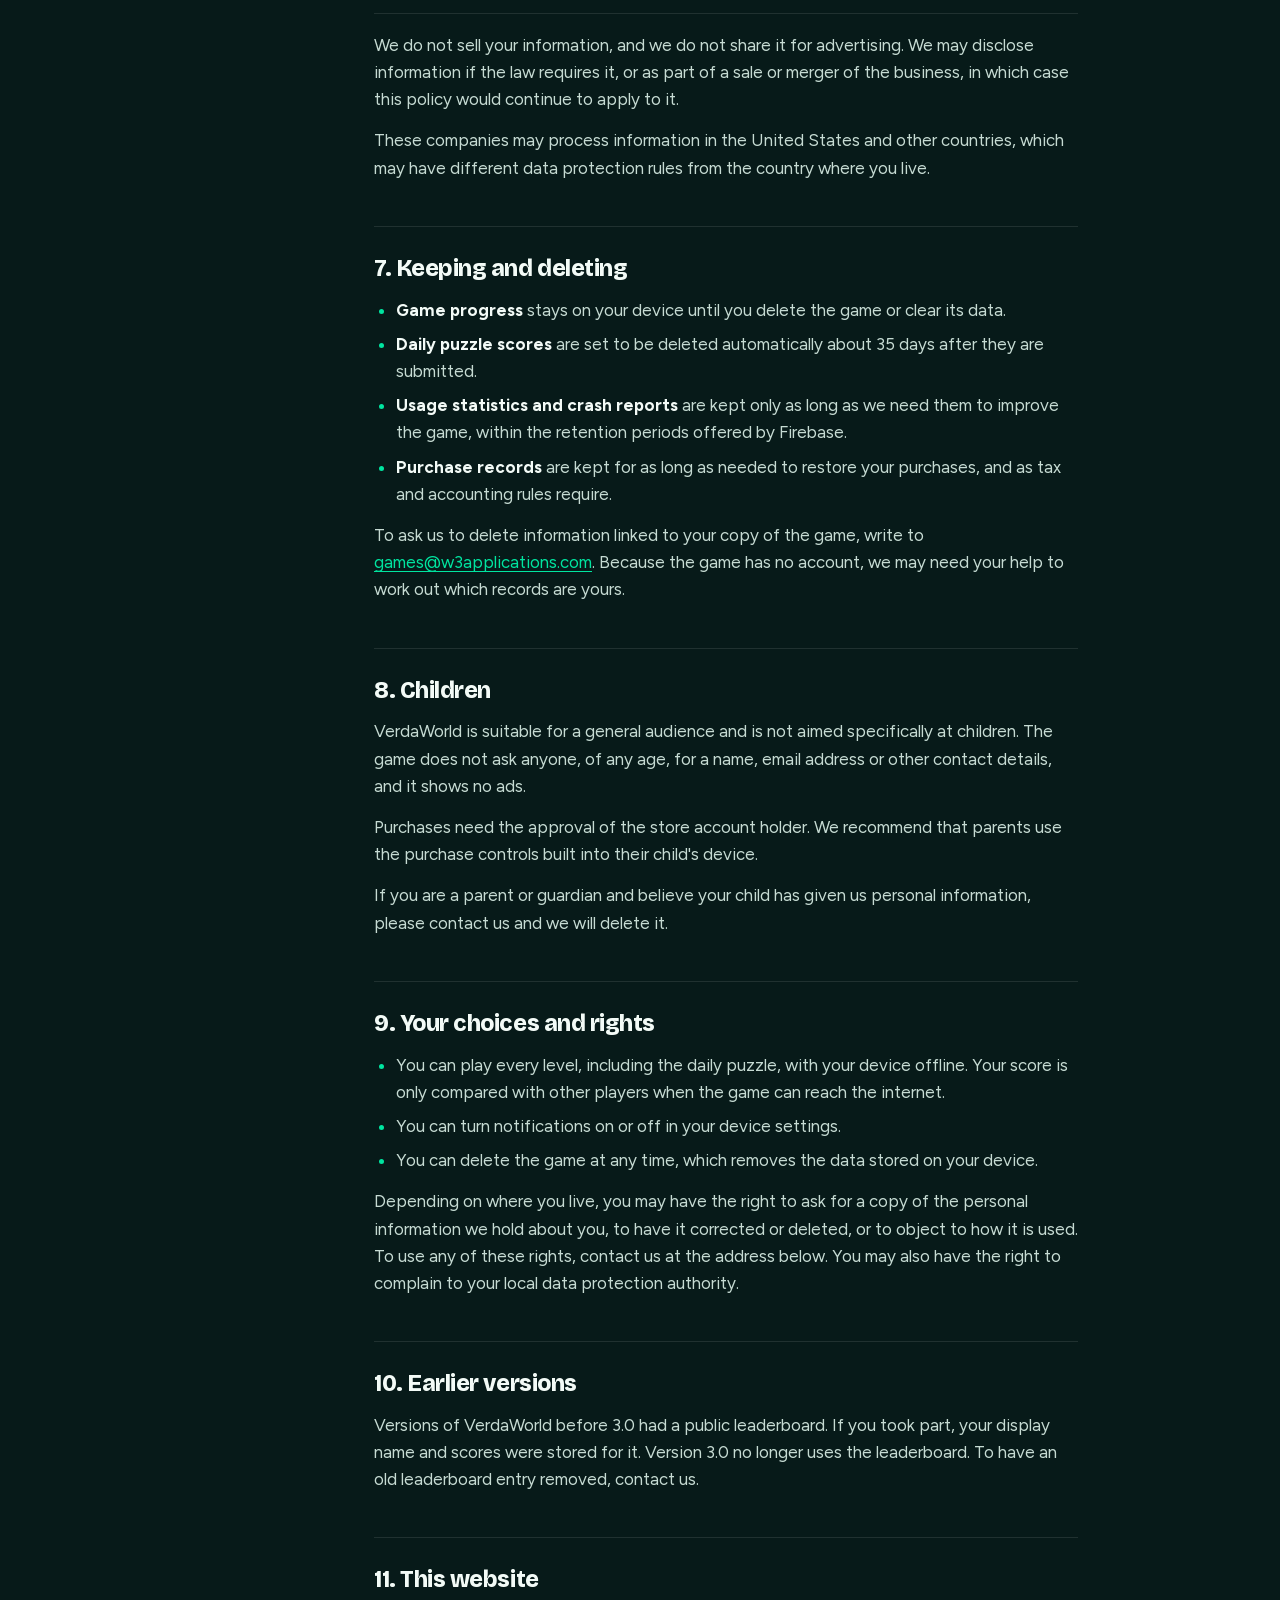
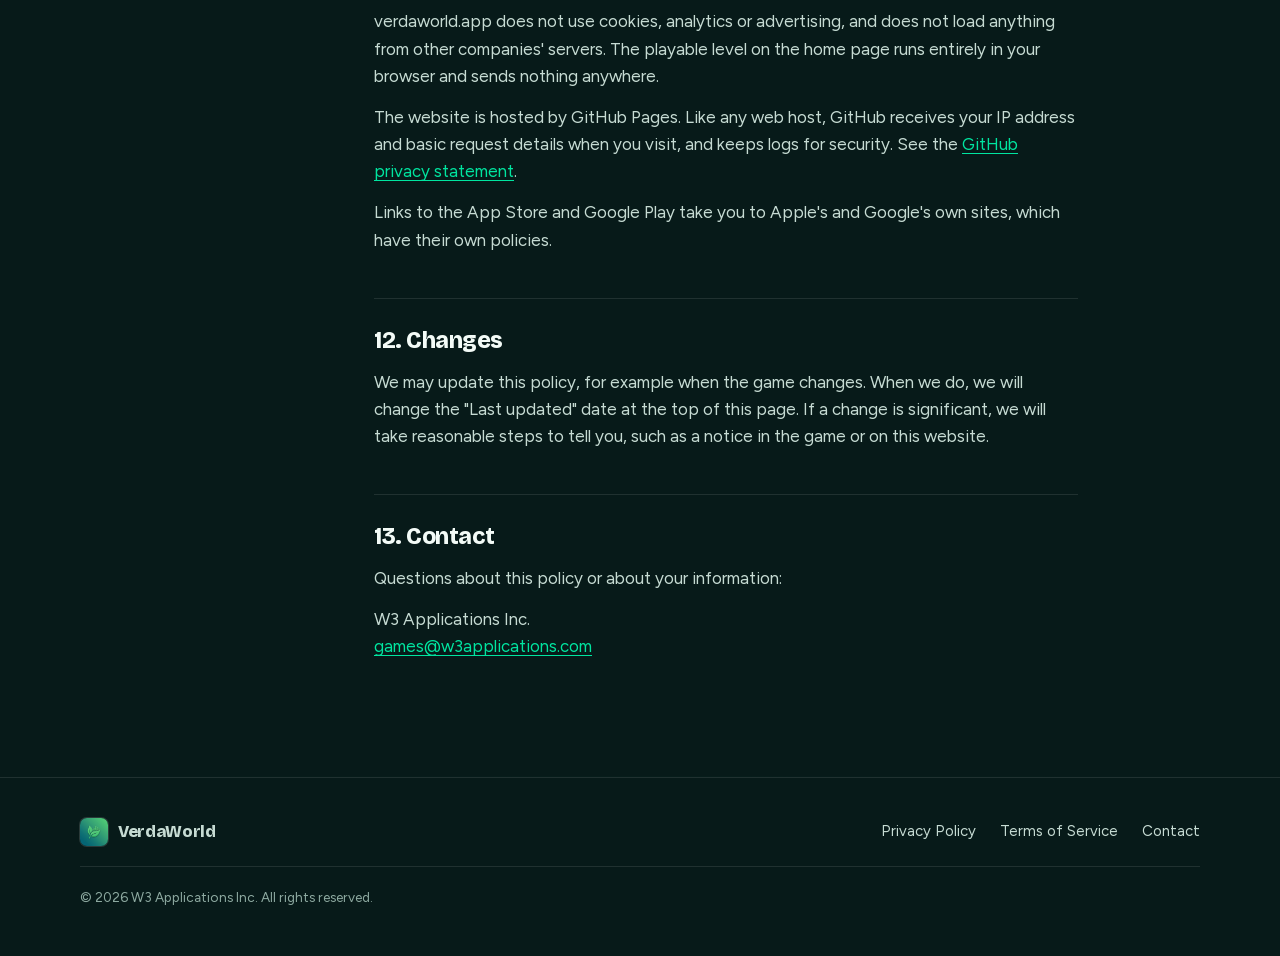
<file: privacy-policy.html>
<!DOCTYPE html>
<html lang="en">
<head>
  <meta charset="UTF-8" />
  <meta name="viewport" content="width=device-width, initial-scale=1" />
  <title>Privacy Policy · VerdaWorld</title>
  <meta name="description" content="What information VerdaWorld handles, why, and who processes it. No account, no ads, and your game progress stays on your device." />
  <link rel="canonical" href="https://verdaworld.app/privacy-policy.html" />
  <meta name="theme-color" content="#0E4A43" />
  <meta property="og:type" content="article" />
  <meta property="og:site_name" content="VerdaWorld" />
  <meta property="og:title" content="Privacy Policy · VerdaWorld" />
  <meta property="og:url" content="https://verdaworld.app/privacy-policy.html" />
  <meta property="og:image" content="https://verdaworld.app/assets/img/og.png" />
  <link rel="icon" href="favicon.ico" sizes="48x48" />
  <link rel="icon" type="image/png" sizes="192x192" href="assets/img/icon-192.png" />
  <link rel="apple-touch-icon" href="assets/img/apple-touch-icon.png" />
  <link rel="preload" href="assets/fonts/bricolage-grotesque-latin.woff2" as="font" type="font/woff2" crossorigin />
  <link rel="preload" href="assets/fonts/figtree-latin.woff2" as="font" type="font/woff2" crossorigin />
  <link rel="stylesheet" href="assets/css/site.css" />
</head>
<body>
  <a class="skip" href="#main">Skip to content</a>
  <div class="backdrop">
    <header class="site-header">
      <div class="wrap">
        <a class="brand" href="./" aria-label="VerdaWorld home">
          <img src="assets/img/icon-192.png" alt="" width="34" height="34" />
          <span>VerdaWorld</span>
        </a>
        <nav class="site-nav" aria-label="Main">
          <a href="./">The game</a>
          <a href="privacy-policy.html" aria-current="page">Privacy</a>
          <a href="terms-of-service.html">Terms</a>
          <a class="nav-cta" href="./#download">Get the game</a>
        </nav>
      </div>
    </header>

    <main id="main">
      <div class="wrap doc-head">
        <p class="eyebrow">Legal</p>
        <h1>Privacy Policy</h1>
        <p class="updated">Last updated: November 20, 2026</p>
        <p class="lead">This policy explains what information VerdaWorld handles when you play, why, and who processes it. It covers the game on iPhone, iPad and Android, and this website.</p>
      </div>

      <div class="wrap doc">
        <nav class="toc" aria-label="On this page">
          <h2>On this page</h2>
          <ol>
            <li><a href="#who">Who we are</a></li>
            <li><a href="#device">What stays on your device</a></li>
            <li><a href="#sent">What the game sends</a></li>
            <li><a href="#not">What we do not collect</a></li>
            <li><a href="#notifications">Notifications and sharing</a></li>
            <li><a href="#partners">Who processes it</a></li>
            <li><a href="#retention">Keeping and deleting</a></li>
            <li><a href="#children">Children</a></li>
            <li><a href="#rights">Your choices and rights</a></li>
            <li><a href="#earlier">Earlier versions</a></li>
            <li><a href="#website">This website</a></li>
            <li><a href="#changes">Changes</a></li>
            <li><a href="#contact">Contact</a></li>
          </ol>
        </nav>

        <article class="prose">
          <div class="summary">
            <h2>The short version</h2>
            <ul>
              <li>There is no account. The game never asks for your name, email address or phone number.</li>
              <li>There are no ads, the game does not use an advertising ID, and we do not sell information about you.</li>
              <li>Your levels, stars and settings are saved on your device.</li>
              <li>Daily puzzle scores are stored against a random ID, not a name, and are set to be deleted after about 35 days.</li>
              <li>The game sends usage statistics and crash reports so we can fix and improve it, and purchases are handled by Apple or Google.</li>
            </ul>
          </div>

          <h2 id="who">1. Who we are</h2>
          <p>VerdaWorld (the "game") is published by W3 Applications Inc. ("we", "us"). We are responsible for the information described in this policy. You can reach us at <a href="mailto:games@w3applications.com">games@w3applications.com</a>.</p>

          <h2 id="device">2. What stays on your device</h2>
          <p>Your game progress is saved on your device and is not sent to us. This includes the levels you have played, your stars, your boards in progress, your Eco Point and hint balances, your badges, your daily streak and your settings.</p>
          <p>Your device's own backup service, such as iCloud or Google's device backup, may include this data if you have backups turned on. That is controlled by your device settings, not by us.</p>

          <h2 id="sent">3. What the game sends</h2>
          <p>When your device is online, the game sends the following. None of it includes your name, email address or contacts.</p>
          <div class="table-scroll">
            <table>
              <thead>
                <tr><th>What</th><th>Details</th><th>Why</th></tr>
              </thead>
              <tbody>
                <tr>
                  <th scope="row">Daily puzzle scores</th>
                  <td>When you finish a daily puzzle: the date and difficulty of the puzzle, your score, your stars, how many hints you used, and the time it was submitted. It is stored against a random ID created for your copy of the game.</td>
                  <td>To tell you what share of players you beat, and to allow one score per player.</td>
                </tr>
                <tr>
                  <th scope="row">Usage statistics</th>
                  <td>Events such as starting or finishing a level, using a hint, opening the shop or the daily puzzle, and making a purchase. They come with general device information: device model, operating system version, game version, language, and country or region. They are linked to an app-specific ID, not to an advertising ID.</td>
                  <td>To understand which levels are too hard or too easy, find problems, and decide what to build next.</td>
                </tr>
                <tr>
                  <th scope="row">Crash reports</th>
                  <td>If the game crashes: what the game was doing at the time, the device model, operating system version, game version, and an ID for the installation.</td>
                  <td>To find and fix bugs.</td>
                </tr>
                <tr>
                  <th scope="row">Purchases</th>
                  <td>If you buy something or restore purchases: which product, when, the price and currency, the store country, and the store's transaction identifiers, linked to a random ID. Your payment is taken by Apple or Google. We never receive your card details.</td>
                  <td>To deliver what you bought and to restore it on another device.</td>
                </tr>
              </tbody>
            </table>
          </div>
          <p>As with any internet service, the companies that run these services receive your device's IP address when the game connects to them.</p>

          <h2 id="not">4. What we do not collect</h2>
          <ul>
            <li>Your name, email address, phone number or postal address</li>
            <li>Your precise location</li>
            <li>Your contacts, photos, microphone or camera</li>
            <li>An advertising ID. The game has no ads and does not track you across other companies' apps or websites.</li>
          </ul>

          <h2 id="notifications">5. Notifications and sharing</h2>
          <p><strong>Reminders.</strong> If you allow notifications, the game schedules reminders on your device, such as a note that the day's puzzle is ready. They are created and stored on the device itself. We do not send them from a server, and you can turn them off at any time in your device settings.</p>
          <p><strong>Sharing a result.</strong> When you share a daily result, the game hands a short piece of text to your device's share sheet. Where it goes after that is your choice, and is covered by the privacy policy of the app you share it with.</p>

          <h2 id="partners">6. Who processes it</h2>
          <p>We use a small number of companies to run the game. They process the information described above on our behalf, under their own terms and privacy policies.</p>
          <div class="table-scroll">
            <table>
              <thead>
                <tr><th>Company</th><th>What it does for the game</th></tr>
              </thead>
              <tbody>
                <tr>
                  <th scope="row">Google (Firebase)</th>
                  <td>Stores daily puzzle scores (Cloud Firestore), creates the random ID they are stored against (Firebase Authentication), and provides usage statistics (Google Analytics for Firebase) and crash reports (Firebase Crashlytics). <a href="https://firebase.google.com/support/privacy" rel="noopener">Privacy and security in Firebase</a></td>
                </tr>
                <tr>
                  <th scope="row">RevenueCat</th>
                  <td>Checks purchases with the store and keeps track of what each installation owns. <a href="https://www.revenuecat.com/privacy" rel="noopener">RevenueCat privacy policy</a></td>
                </tr>
                <tr>
                  <th scope="row">Apple App Store</th>
                  <td>Takes payment and delivers purchases on iPhone and iPad. <a href="https://www.apple.com/legal/privacy/" rel="noopener">Apple privacy policy</a></td>
                </tr>
                <tr>
                  <th scope="row">Google Play</th>
                  <td>Takes payment and delivers purchases on Android. <a href="https://policies.google.com/privacy" rel="noopener">Google privacy policy</a></td>
                </tr>
              </tbody>
            </table>
          </div>
          <p>We do not sell your information, and we do not share it for advertising. We may disclose information if the law requires it, or as part of a sale or merger of the business, in which case this policy would continue to apply to it.</p>
          <p>These companies may process information in the United States and other countries, which may have different data protection rules from the country where you live.</p>

          <h2 id="retention">7. Keeping and deleting</h2>
          <ul>
            <li><strong>Game progress</strong> stays on your device until you delete the game or clear its data.</li>
            <li><strong>Daily puzzle scores</strong> are set to be deleted automatically about 35 days after they are submitted.</li>
            <li><strong>Usage statistics and crash reports</strong> are kept only as long as we need them to improve the game, within the retention periods offered by Firebase.</li>
            <li><strong>Purchase records</strong> are kept for as long as needed to restore your purchases, and as tax and accounting rules require.</li>
          </ul>
          <p>To ask us to delete information linked to your copy of the game, write to <a href="mailto:games@w3applications.com">games@w3applications.com</a>. Because the game has no account, we may need your help to work out which records are yours.</p>

          <h2 id="children">8. Children</h2>
          <p>VerdaWorld is suitable for a general audience and is not aimed specifically at children. The game does not ask anyone, of any age, for a name, email address or other contact details, and it shows no ads.</p>
          <p>Purchases need the approval of the store account holder. We recommend that parents use the purchase controls built into their child's device.</p>
          <p>If you are a parent or guardian and believe your child has given us personal information, please contact us and we will delete it.</p>

          <h2 id="rights">9. Your choices and rights</h2>
          <ul>
            <li>You can play every level, including the daily puzzle, with your device offline. Your score is only compared with other players when the game can reach the internet.</li>
            <li>You can turn notifications on or off in your device settings.</li>
            <li>You can delete the game at any time, which removes the data stored on your device.</li>
          </ul>
          <p>Depending on where you live, you may have the right to ask for a copy of the personal information we hold about you, to have it corrected or deleted, or to object to how it is used. To use any of these rights, contact us at the address below. You may also have the right to complain to your local data protection authority.</p>

          <h2 id="earlier">10. Earlier versions</h2>
          <p>Versions of VerdaWorld before 3.0 had a public leaderboard. If you took part, your display name and scores were stored for it. Version 3.0 no longer uses the leaderboard. To have an old leaderboard entry removed, contact us.</p>

          <h2 id="website">11. This website</h2>
          <p>verdaworld.app does not use cookies, analytics or advertising, and does not load anything from other companies' servers. The playable level on the home page runs entirely in your browser and sends nothing anywhere.</p>
          <p>The website is hosted by GitHub Pages. Like any web host, GitHub receives your IP address and basic request details when you visit, and keeps logs for security. See the <a href="https://docs.github.com/en/site-policy/privacy-policies/github-general-privacy-statement" rel="noopener">GitHub privacy statement</a>.</p>
          <p>Links to the App Store and Google Play take you to Apple's and Google's own sites, which have their own policies.</p>

          <h2 id="changes">12. Changes</h2>
          <p>We may update this policy, for example when the game changes. When we do, we will change the "Last updated" date at the top of this page. If a change is significant, we will take reasonable steps to tell you, such as a notice in the game or on this website.</p>

          <h2 id="contact">13. Contact</h2>
          <p>Questions about this policy or about your information:</p>
          <p>W3 Applications Inc.<br /><a href="mailto:games@w3applications.com">games@w3applications.com</a></p>
        </article>
      </div>
    </main>
  </div>

  <footer class="site-footer">
    <div class="wrap">
      <a class="brand" href="./" aria-label="VerdaWorld home">
        <img src="assets/img/icon-192.png" alt="" width="28" height="28" loading="lazy" />
        <span>VerdaWorld</span>
      </a>
      <nav aria-label="Footer">
        <a href="privacy-policy.html">Privacy Policy</a>
        <a href="terms-of-service.html">Terms of Service</a>
        <a href="mailto:games@w3applications.com">Contact</a>
      </nav>
      <p class="legal-line">&copy; 2026 W3 Applications Inc. All rights reserved.</p>
    </div>
  </footer>
</body>
</html>
</file>
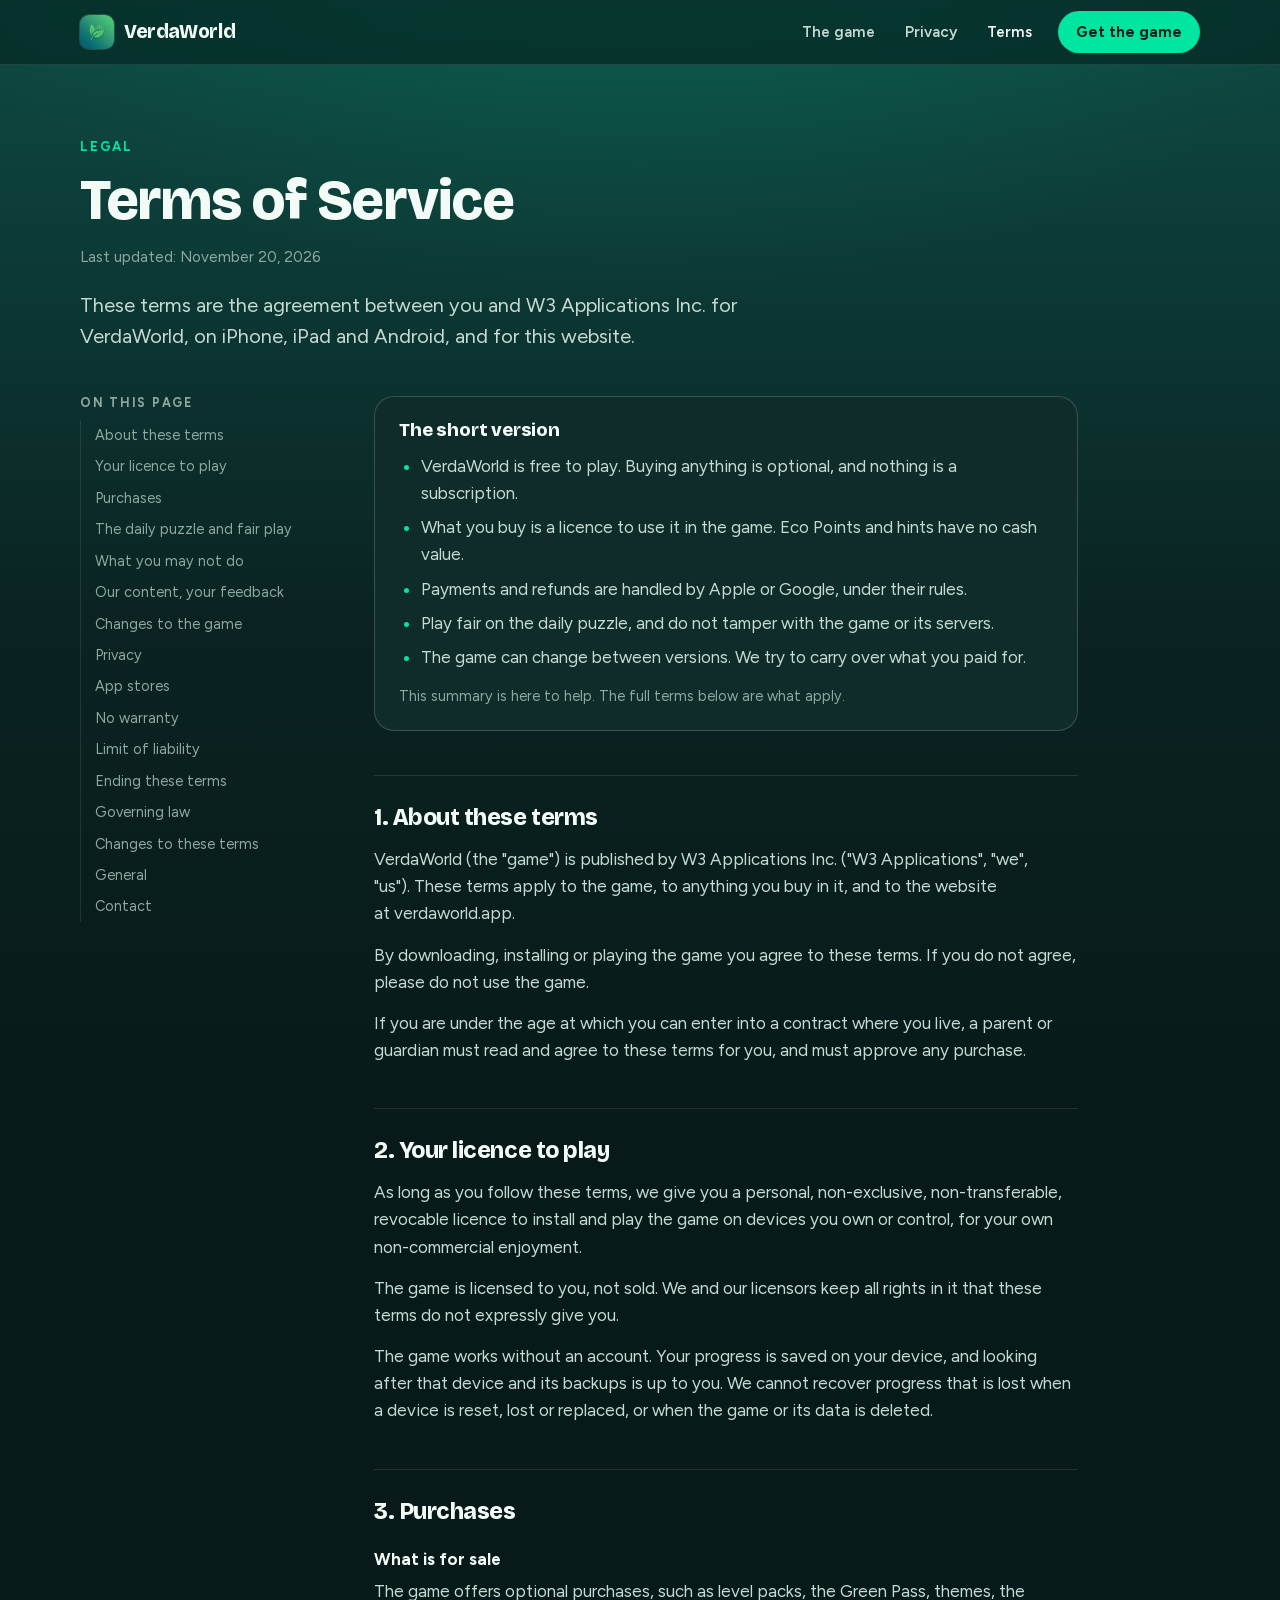
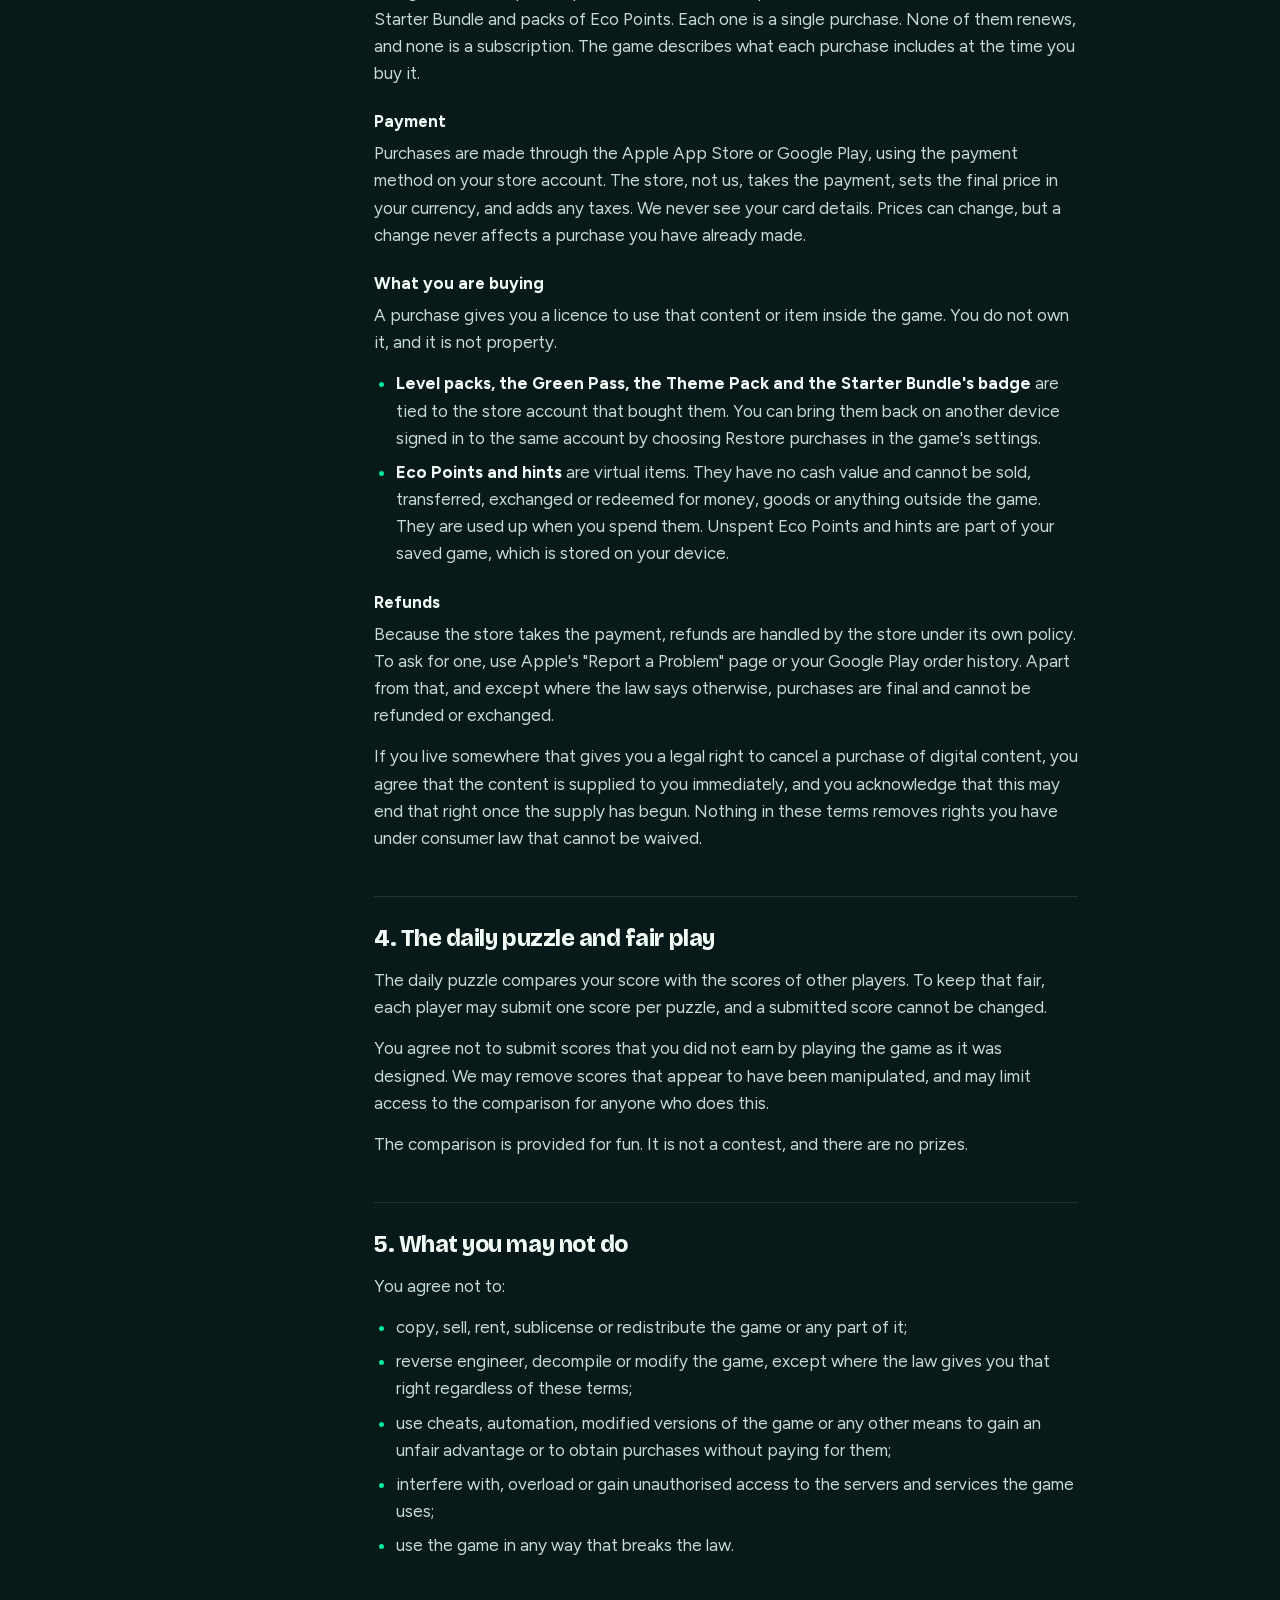
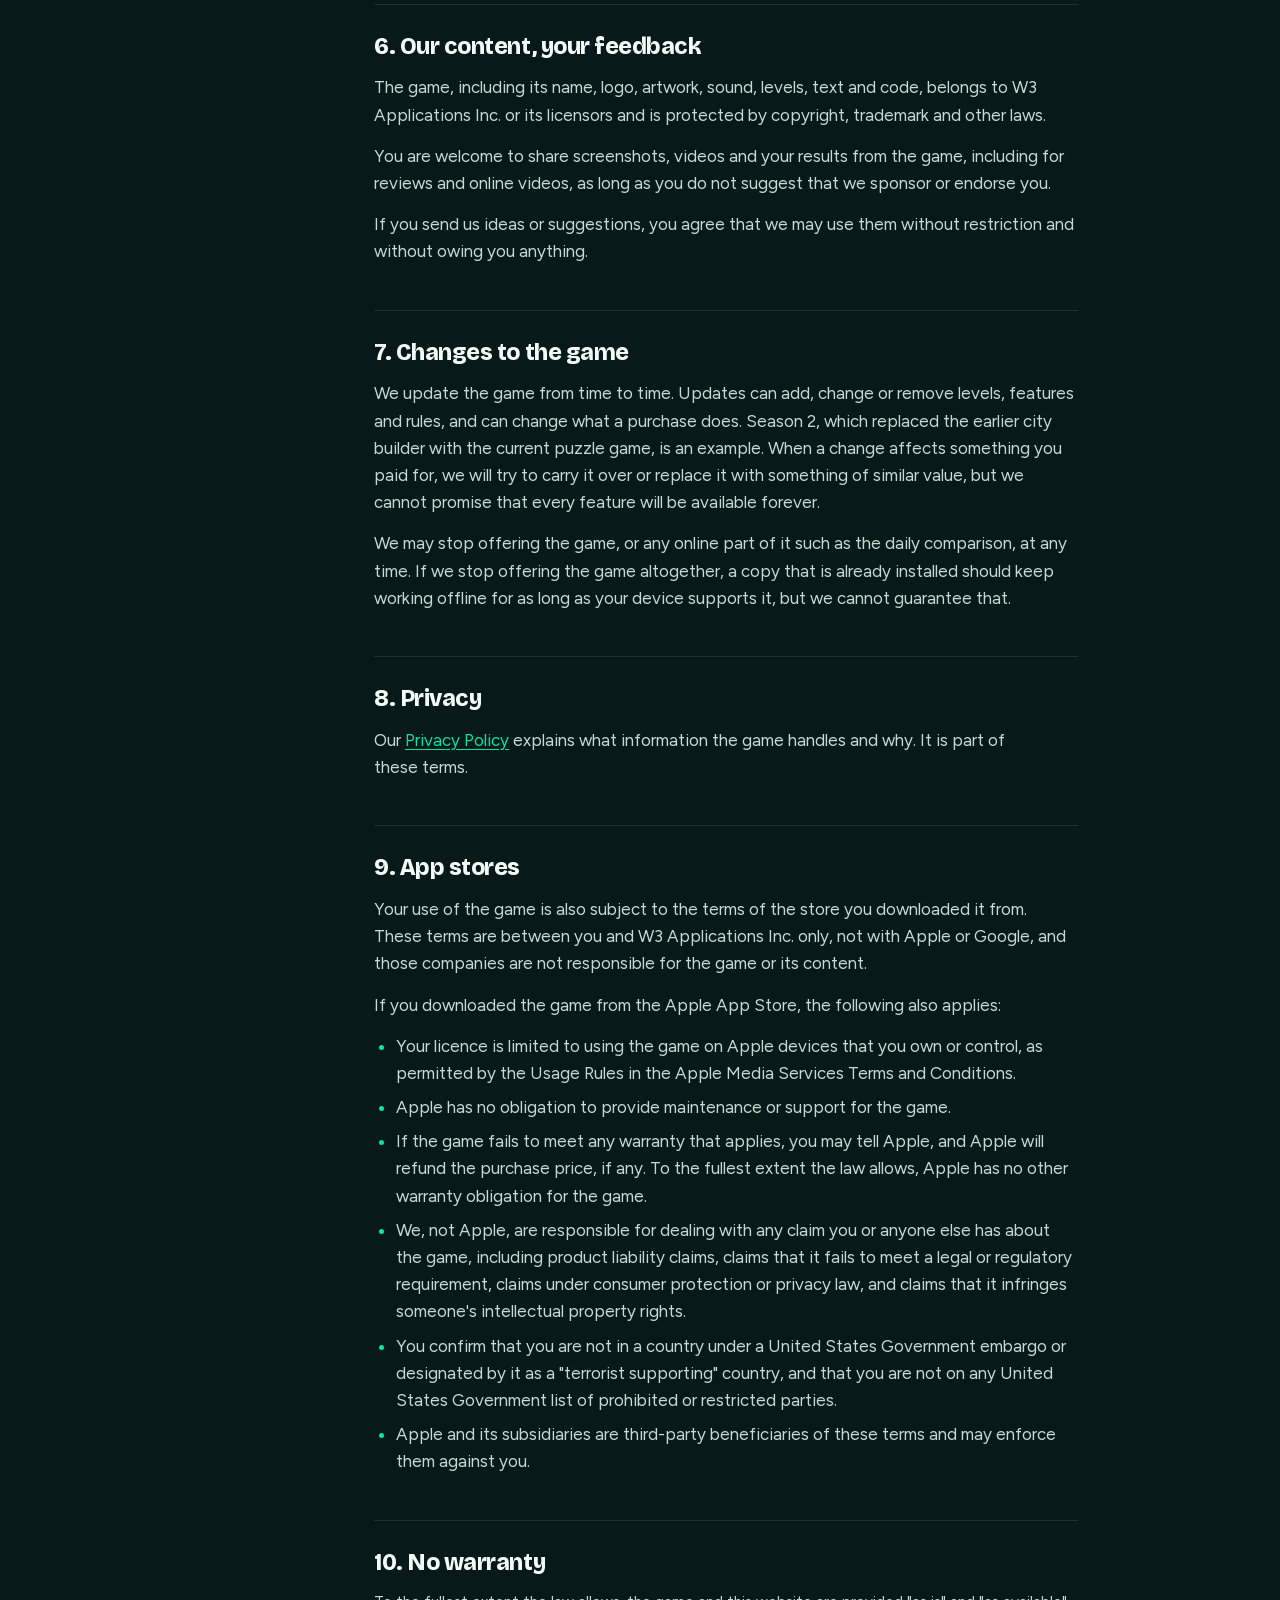
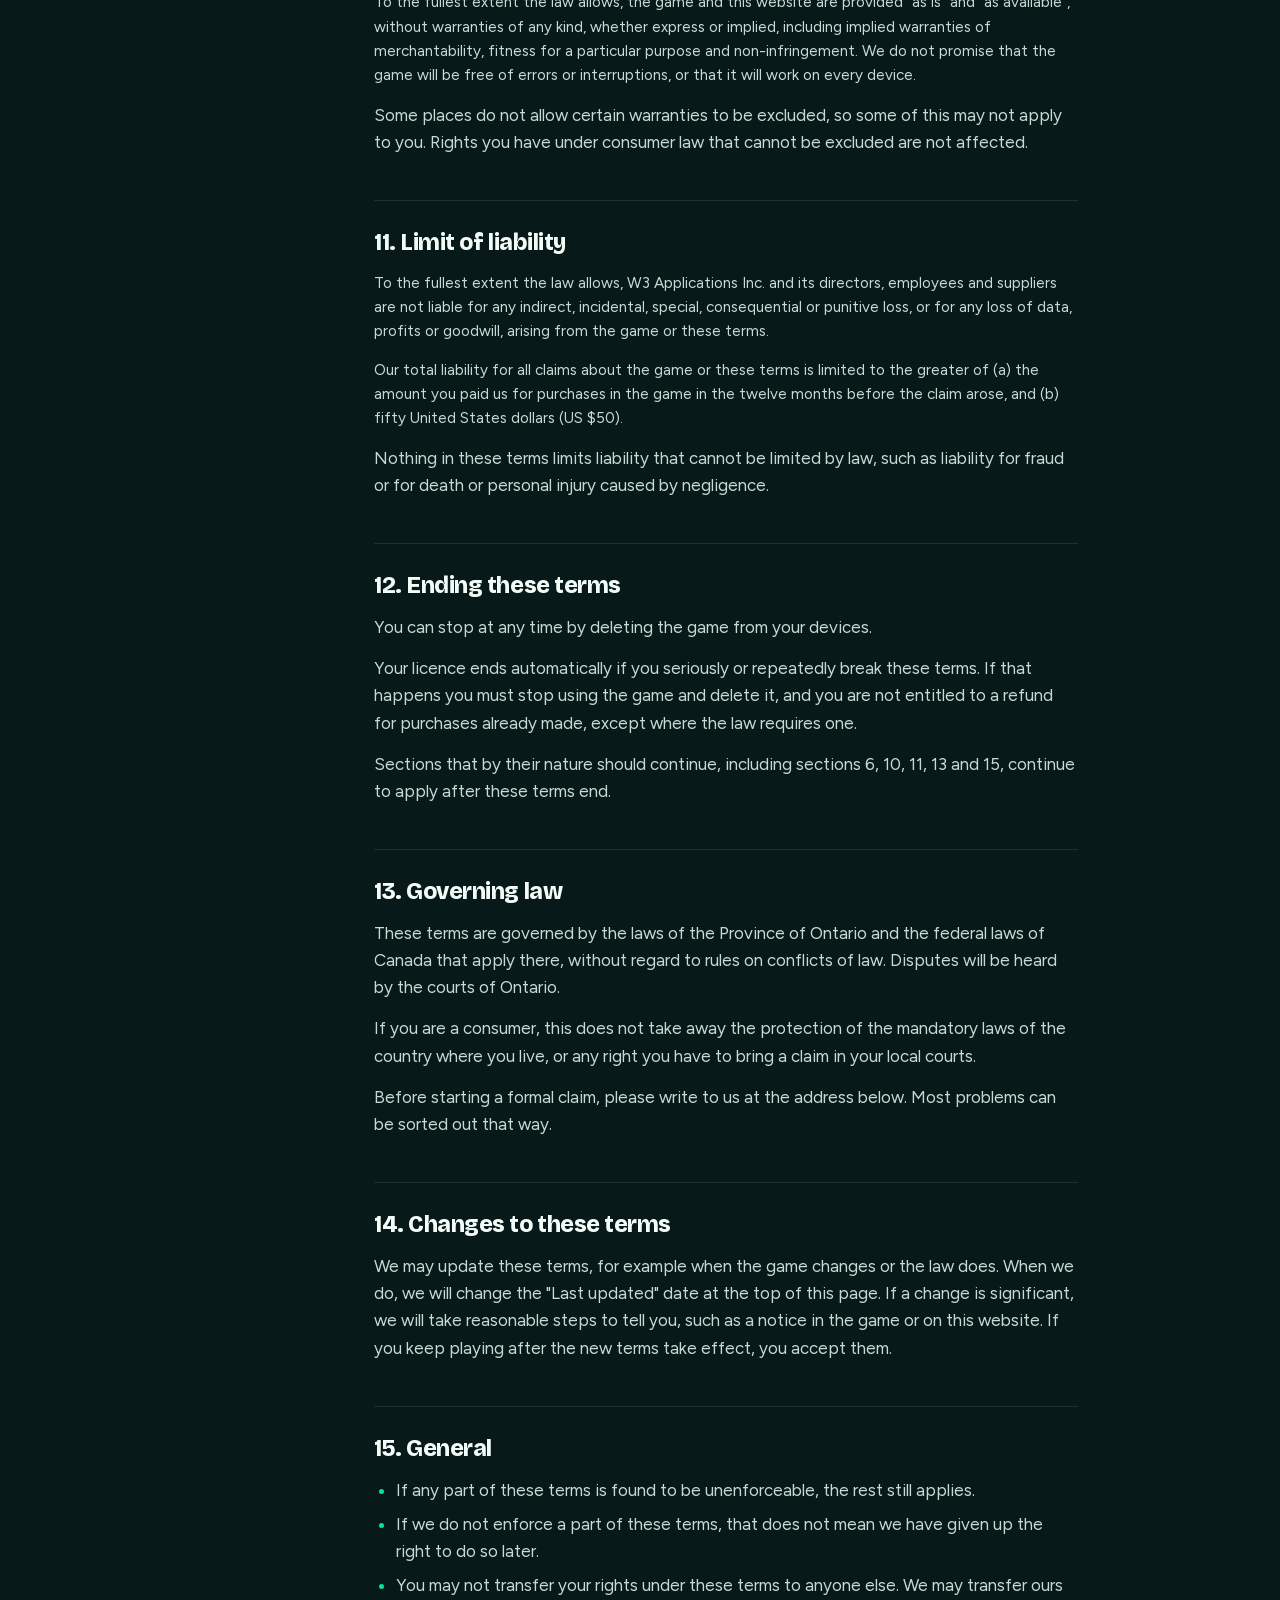
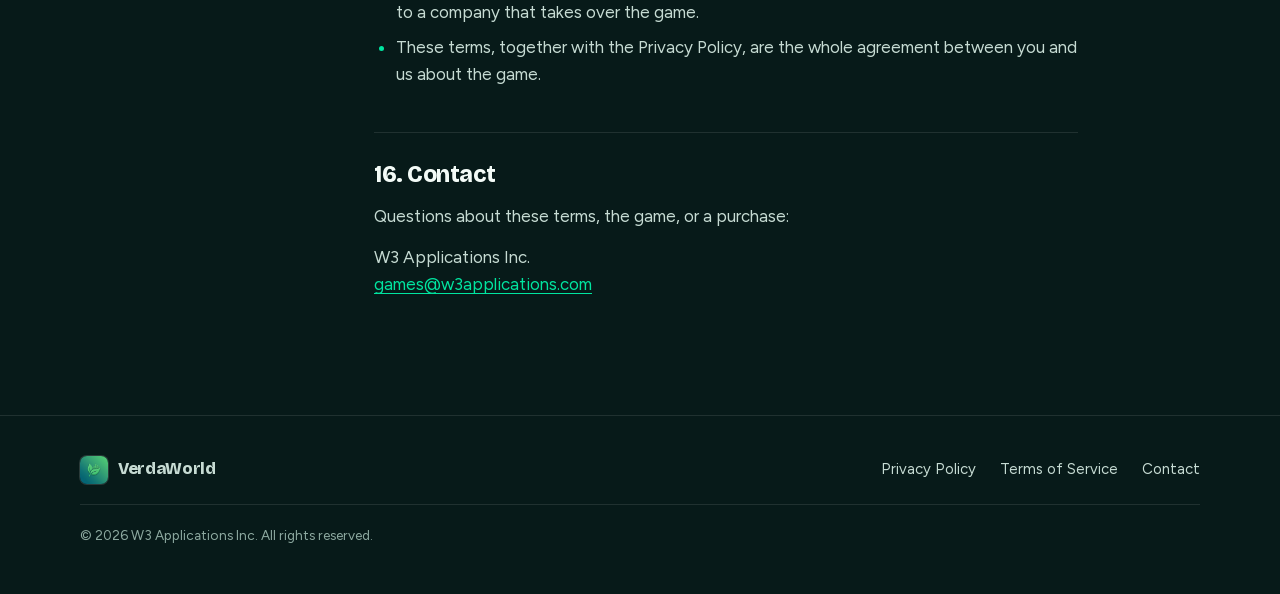
<file: terms-of-service.html>
<!DOCTYPE html>
<html lang="en">
<head>
  <meta charset="UTF-8" />
  <meta name="viewport" content="width=device-width, initial-scale=1" />
  <title>Terms of Service · VerdaWorld</title>
  <meta name="description" content="The terms that apply when you download and play VerdaWorld, the city-layout puzzle game from W3 Applications Inc." />
  <link rel="canonical" href="https://verdaworld.app/terms-of-service.html" />
  <meta name="theme-color" content="#0E4A43" />
  <meta property="og:type" content="article" />
  <meta property="og:site_name" content="VerdaWorld" />
  <meta property="og:title" content="Terms of Service · VerdaWorld" />
  <meta property="og:url" content="https://verdaworld.app/terms-of-service.html" />
  <meta property="og:image" content="https://verdaworld.app/assets/img/og.png" />
  <link rel="icon" href="favicon.ico" sizes="48x48" />
  <link rel="icon" type="image/png" sizes="192x192" href="assets/img/icon-192.png" />
  <link rel="apple-touch-icon" href="assets/img/apple-touch-icon.png" />
  <link rel="preload" href="assets/fonts/bricolage-grotesque-latin.woff2" as="font" type="font/woff2" crossorigin />
  <link rel="preload" href="assets/fonts/figtree-latin.woff2" as="font" type="font/woff2" crossorigin />
  <link rel="stylesheet" href="assets/css/site.css" />
</head>
<body>
  <a class="skip" href="#main">Skip to content</a>
  <div class="backdrop">
    <header class="site-header">
      <div class="wrap">
        <a class="brand" href="./" aria-label="VerdaWorld home">
          <img src="assets/img/icon-192.png" alt="" width="34" height="34" />
          <span>VerdaWorld</span>
        </a>
        <nav class="site-nav" aria-label="Main">
          <a href="./">The game</a>
          <a href="privacy-policy.html">Privacy</a>
          <a href="terms-of-service.html" aria-current="page">Terms</a>
          <a class="nav-cta" href="./#download">Get the game</a>
        </nav>
      </div>
    </header>

    <main id="main">
      <div class="wrap doc-head">
        <p class="eyebrow">Legal</p>
        <h1>Terms of Service</h1>
        <p class="updated">Last updated: November 20, 2026</p>
        <p class="lead">These terms are the agreement between you and W3 Applications Inc. for VerdaWorld, on iPhone, iPad and Android, and for this website.</p>
      </div>

      <div class="wrap doc">
        <nav class="toc" aria-label="On this page">
          <h2>On this page</h2>
          <ol>
            <li><a href="#about">About these terms</a></li>
            <li><a href="#licence">Your licence to play</a></li>
            <li><a href="#purchases">Purchases</a></li>
            <li><a href="#daily">The daily puzzle and fair play</a></li>
            <li><a href="#rules">What you may not do</a></li>
            <li><a href="#content">Our content, your feedback</a></li>
            <li><a href="#changes">Changes to the game</a></li>
            <li><a href="#privacy">Privacy</a></li>
            <li><a href="#stores">App stores</a></li>
            <li><a href="#warranty">No warranty</a></li>
            <li><a href="#liability">Limit of liability</a></li>
            <li><a href="#ending">Ending these terms</a></li>
            <li><a href="#law">Governing law</a></li>
            <li><a href="#updates">Changes to these terms</a></li>
            <li><a href="#general">General</a></li>
            <li><a href="#contact">Contact</a></li>
          </ol>
        </nav>

        <article class="prose">
          <div class="summary">
            <h2>The short version</h2>
            <ul>
              <li>VerdaWorld is free to play. Buying anything is optional, and nothing is a subscription.</li>
              <li>What you buy is a licence to use it in the game. Eco Points and hints have no cash value.</li>
              <li>Payments and refunds are handled by Apple or Google, under their rules.</li>
              <li>Play fair on the daily puzzle, and do not tamper with the game or its servers.</li>
              <li>The game can change between versions. We try to carry over what you paid for.</li>
            </ul>
            <p class="note" style="margin:14px 0 0">This summary is here to help. The full terms below are what apply.</p>
          </div>

          <h2 id="about">1. About these terms</h2>
          <p>VerdaWorld (the "game") is published by W3 Applications Inc. ("W3 Applications", "we", "us"). These terms apply to the game, to anything you buy in it, and to the website at verdaworld.app.</p>
          <p>By downloading, installing or playing the game you agree to these terms. If you do not agree, please do not use the game.</p>
          <p>If you are under the age at which you can enter into a contract where you live, a parent or guardian must read and agree to these terms for you, and must approve any purchase.</p>

          <h2 id="licence">2. Your licence to play</h2>
          <p>As long as you follow these terms, we give you a personal, non-exclusive, non-transferable, revocable licence to install and play the game on devices you own or control, for your own non-commercial enjoyment.</p>
          <p>The game is licensed to you, not sold. We and our licensors keep all rights in it that these terms do not expressly give you.</p>
          <p>The game works without an account. Your progress is saved on your device, and looking after that device and its backups is up to you. We cannot recover progress that is lost when a device is reset, lost or replaced, or when the game or its data is deleted.</p>

          <h2 id="purchases">3. Purchases</h2>
          <h3>What is for sale</h3>
          <p>The game offers optional purchases, such as level packs, the Green Pass, themes, the Starter Bundle and packs of Eco Points. Each one is a single purchase. None of them renews, and none is a subscription. The game describes what each purchase includes at the time you buy it.</p>
          <h3>Payment</h3>
          <p>Purchases are made through the Apple App Store or Google Play, using the payment method on your store account. The store, not us, takes the payment, sets the final price in your currency, and adds any taxes. We never see your card details. Prices can change, but a change never affects a purchase you have already made.</p>
          <h3>What you are buying</h3>
          <p>A purchase gives you a licence to use that content or item inside the game. You do not own it, and it is not property.</p>
          <ul>
            <li><strong>Level packs, the Green Pass, the Theme Pack and the Starter Bundle's badge</strong> are tied to the store account that bought them. You can bring them back on another device signed in to the same account by choosing Restore purchases in the game's settings.</li>
            <li><strong>Eco Points and hints</strong> are virtual items. They have no cash value and cannot be sold, transferred, exchanged or redeemed for money, goods or anything outside the game. They are used up when you spend them. Unspent Eco Points and hints are part of your saved game, which is stored on your device.</li>
          </ul>
          <h3>Refunds</h3>
          <p>Because the store takes the payment, refunds are handled by the store under its own policy. To ask for one, use Apple's "Report a Problem" page or your Google Play order history. Apart from that, and except where the law says otherwise, purchases are final and cannot be refunded or exchanged.</p>
          <p>If you live somewhere that gives you a legal right to cancel a purchase of digital content, you agree that the content is supplied to you immediately, and you acknowledge that this may end that right once the supply has begun. Nothing in these terms removes rights you have under consumer law that cannot be waived.</p>

          <h2 id="daily">4. The daily puzzle and fair play</h2>
          <p>The daily puzzle compares your score with the scores of other players. To keep that fair, each player may submit one score per puzzle, and a submitted score cannot be changed.</p>
          <p>You agree not to submit scores that you did not earn by playing the game as it was designed. We may remove scores that appear to have been manipulated, and may limit access to the comparison for anyone who does this.</p>
          <p>The comparison is provided for fun. It is not a contest, and there are no prizes.</p>

          <h2 id="rules">5. What you may not do</h2>
          <p>You agree not to:</p>
          <ul>
            <li>copy, sell, rent, sublicense or redistribute the game or any part of it;</li>
            <li>reverse engineer, decompile or modify the game, except where the law gives you that right regardless of these terms;</li>
            <li>use cheats, automation, modified versions of the game or any other means to gain an unfair advantage or to obtain purchases without paying for them;</li>
            <li>interfere with, overload or gain unauthorised access to the servers and services the game uses;</li>
            <li>use the game in any way that breaks the law.</li>
          </ul>

          <h2 id="content">6. Our content, your feedback</h2>
          <p>The game, including its name, logo, artwork, sound, levels, text and code, belongs to W3 Applications Inc. or its licensors and is protected by copyright, trademark and other laws.</p>
          <p>You are welcome to share screenshots, videos and your results from the game, including for reviews and online videos, as long as you do not suggest that we sponsor or endorse you.</p>
          <p>If you send us ideas or suggestions, you agree that we may use them without restriction and without owing you anything.</p>

          <h2 id="changes">7. Changes to the game</h2>
          <p>We update the game from time to time. Updates can add, change or remove levels, features and rules, and can change what a purchase does. Season 2, which replaced the earlier city builder with the current puzzle game, is an example. When a change affects something you paid for, we will try to carry it over or replace it with something of similar value, but we cannot promise that every feature will be available forever.</p>
          <p>We may stop offering the game, or any online part of it such as the daily comparison, at any time. If we stop offering the game altogether, a copy that is already installed should keep working offline for as long as your device supports it, but we cannot guarantee that.</p>

          <h2 id="privacy">8. Privacy</h2>
          <p>Our <a href="privacy-policy.html">Privacy Policy</a> explains what information the game handles and why. It is part of these terms.</p>

          <h2 id="stores">9. App stores</h2>
          <p>Your use of the game is also subject to the terms of the store you downloaded it from. These terms are between you and W3 Applications Inc. only, not with Apple or Google, and those companies are not responsible for the game or its content.</p>
          <p>If you downloaded the game from the Apple App Store, the following also applies:</p>
          <ul>
            <li>Your licence is limited to using the game on Apple devices that you own or control, as permitted by the Usage Rules in the Apple Media Services Terms and Conditions.</li>
            <li>Apple has no obligation to provide maintenance or support for the game.</li>
            <li>If the game fails to meet any warranty that applies, you may tell Apple, and Apple will refund the purchase price, if any. To the fullest extent the law allows, Apple has no other warranty obligation for the game.</li>
            <li>We, not Apple, are responsible for dealing with any claim you or anyone else has about the game, including product liability claims, claims that it fails to meet a legal or regulatory requirement, claims under consumer protection or privacy law, and claims that it infringes someone's intellectual property rights.</li>
            <li>You confirm that you are not in a country under a United States Government embargo or designated by it as a "terrorist supporting" country, and that you are not on any United States Government list of prohibited or restricted parties.</li>
            <li>Apple and its subsidiaries are third-party beneficiaries of these terms and may enforce them against you.</li>
          </ul>

          <h2 id="warranty">10. No warranty</h2>
          <p class="caps">To the fullest extent the law allows, the game and this website are provided "as is" and "as available", without warranties of any kind, whether express or implied, including implied warranties of merchantability, fitness for a particular purpose and non-infringement. We do not promise that the game will be free of errors or interruptions, or that it will work on every device.</p>
          <p>Some places do not allow certain warranties to be excluded, so some of this may not apply to you. Rights you have under consumer law that cannot be excluded are not affected.</p>

          <h2 id="liability">11. Limit of liability</h2>
          <p class="caps">To the fullest extent the law allows, W3 Applications Inc. and its directors, employees and suppliers are not liable for any indirect, incidental, special, consequential or punitive loss, or for any loss of data, profits or goodwill, arising from the game or these terms.</p>
          <p class="caps">Our total liability for all claims about the game or these terms is limited to the greater of (a) the amount you paid us for purchases in the game in the twelve months before the claim arose, and (b) fifty United States dollars (US $50).</p>
          <p>Nothing in these terms limits liability that cannot be limited by law, such as liability for fraud or for death or personal injury caused by negligence.</p>

          <h2 id="ending">12. Ending these terms</h2>
          <p>You can stop at any time by deleting the game from your devices.</p>
          <p>Your licence ends automatically if you seriously or repeatedly break these terms. If that happens you must stop using the game and delete it, and you are not entitled to a refund for purchases already made, except where the law requires one.</p>
          <p>Sections that by their nature should continue, including sections 6, 10, 11, 13 and 15, continue to apply after these terms end.</p>

          <h2 id="law">13. Governing law</h2>
          <p>These terms are governed by the laws of the Province of Ontario and the federal laws of Canada that apply there, without regard to rules on conflicts of law. Disputes will be heard by the courts of Ontario.</p>
          <p>If you are a consumer, this does not take away the protection of the mandatory laws of the country where you live, or any right you have to bring a claim in your local courts.</p>
          <p>Before starting a formal claim, please write to us at the address below. Most problems can be sorted out that way.</p>

          <h2 id="updates">14. Changes to these terms</h2>
          <p>We may update these terms, for example when the game changes or the law does. When we do, we will change the "Last updated" date at the top of this page. If a change is significant, we will take reasonable steps to tell you, such as a notice in the game or on this website. If you keep playing after the new terms take effect, you accept them.</p>

          <h2 id="general">15. General</h2>
          <ul>
            <li>If any part of these terms is found to be unenforceable, the rest still applies.</li>
            <li>If we do not enforce a part of these terms, that does not mean we have given up the right to do so later.</li>
            <li>You may not transfer your rights under these terms to anyone else. We may transfer ours to a company that takes over the game.</li>
            <li>These terms, together with the Privacy Policy, are the whole agreement between you and us about the game.</li>
          </ul>

          <h2 id="contact">16. Contact</h2>
          <p>Questions about these terms, the game, or a purchase:</p>
          <p>W3 Applications Inc.<br /><a href="mailto:games@w3applications.com">games@w3applications.com</a></p>
        </article>
      </div>
    </main>
  </div>

  <footer class="site-footer">
    <div class="wrap">
      <a class="brand" href="./" aria-label="VerdaWorld home">
        <img src="assets/img/icon-192.png" alt="" width="28" height="28" loading="lazy" />
        <span>VerdaWorld</span>
      </a>
      <nav aria-label="Footer">
        <a href="privacy-policy.html">Privacy Policy</a>
        <a href="terms-of-service.html">Terms of Service</a>
        <a href="mailto:games@w3applications.com">Contact</a>
      </nav>
      <p class="legal-line">&copy; 2026 W3 Applications Inc. All rights reserved.</p>
    </div>
  </footer>
</body>
</html>
</file>
<file: assets/css/site.css>
/* VerdaWorld — verdaworld.app
   Colours follow the game: the dark teal of its screens, the mint of its
   buttons, the gold of its stars. */

@font-face {
  font-family: 'Bricolage Grotesque';
  src: url('../fonts/bricolage-grotesque-latin.woff2') format('woff2');
  font-weight: 400 800;
  font-stretch: 100%;
  font-display: swap;
}
@font-face {
  font-family: 'Figtree';
  src: url('../fonts/figtree-latin.woff2') format('woff2');
  font-weight: 400 700;
  font-display: swap;
}

:root {
  --bg-top: #0E4A43;
  --bg: #0A2322;
  --bg-deep: #071A19;
  --panel: #0F2B2A;
  --panel-2: #173C3A;
  --panel-3: #1F524E;
  --line: rgba(255, 255, 255, 0.1);
  --line-strong: rgba(255, 255, 255, 0.18);
  --ink: #F3FBF7;
  --text: #C6DBD3;
  --muted: #8DA9A0;
  --accent: #00E5A0;
  --accent-ink: #04231B;
  --gold: #FFD54F;
  --warn: #FF8A80;
  --ground: #2E6A47;
  --ground-alt: #2A6242;

  --display: 'Bricolage Grotesque', 'Figtree', system-ui, -apple-system, 'Segoe UI', sans-serif;
  --body: 'Figtree', system-ui, -apple-system, 'Segoe UI', Roboto, sans-serif;

  --gutter: 24px;
  --max: 1120px;
  --radius: 20px;
}

*, *::before, *::after { box-sizing: border-box; }
html { -webkit-text-size-adjust: 100%; scroll-behavior: smooth; scroll-padding-top: 88px; }
body {
  margin: 0;
  background: var(--bg-deep);
  color: var(--text);
  font-family: var(--body);
  font-size: 1.0625rem;
  line-height: 1.6;
  -webkit-font-smoothing: antialiased;
  text-rendering: optimizeLegibility;
}
img, svg { display: block; max-width: 100%; }
img { height: auto; }
a { color: inherit; }
h1, h2, h3, h4, p, ul, ol, figure, dl, dd { margin: 0; }
ul, ol { padding: 0; list-style: none; }
button { font: inherit; color: inherit; }
.sprite { position: absolute; }

:focus-visible { outline: 2px solid var(--accent); outline-offset: 3px; border-radius: 6px; }

.skip {
  position: absolute; left: 16px; top: -60px; z-index: 200;
  padding: 10px 16px; border-radius: 10px;
  background: var(--accent); color: var(--accent-ink); font-weight: 700; text-decoration: none;
}
.skip:focus { top: 12px; }

.wrap { width: 100%; max-width: calc(var(--max) + 2 * var(--gutter)); margin: 0 auto; padding: 0 var(--gutter); }

h1, h2, h3 { font-family: var(--display); color: var(--ink); letter-spacing: -0.02em; text-wrap: balance; }
h1 { font-size: clamp(2.75rem, 6.4vw, 4.75rem); font-weight: 800; line-height: 1; letter-spacing: -0.022em; }
h2 { font-size: clamp(1.9rem, 4.2vw, 3rem); font-weight: 800; line-height: 1.06; letter-spacing: -0.024em; }
h3 { font-size: 1.2rem; font-weight: 700; line-height: 1.25; letter-spacing: -0.01em; }
p { text-wrap: pretty; }

.eyebrow {
  font-size: 0.8125rem; font-weight: 700; letter-spacing: 0.14em; text-transform: uppercase;
  color: var(--accent); margin-bottom: 14px;
}
.lead { font-size: clamp(1.1rem, 1.6vw, 1.25rem); line-height: 1.55; color: var(--text); max-width: 34em; }
.muted { color: var(--muted); }
.note { font-size: 0.9rem; color: var(--muted); }

/* ── Page backdrop ─────────────────────────────────────────────────────── */

.backdrop {
  background:
    radial-gradient(1100px 620px at 50% -140px, rgba(0, 229, 160, 0.17), transparent 70%),
    linear-gradient(180deg, var(--bg-top) 0, var(--bg) 620px, var(--bg-deep) 1100px);
}

/* ── Header ────────────────────────────────────────────────────────────── */

.site-header {
  position: sticky; top: 0; z-index: 100;
  background: rgba(9, 38, 35, 0.72);
  -webkit-backdrop-filter: saturate(140%) blur(16px);
  backdrop-filter: saturate(140%) blur(16px);
  border-bottom: 1px solid var(--line);
}
.site-header .wrap { display: flex; align-items: center; justify-content: space-between; gap: 20px; height: 64px; }
.brand { display: inline-flex; align-items: center; gap: 10px; text-decoration: none; color: var(--ink); }
.brand img { width: 34px; height: 34px; border-radius: 9px; box-shadow: 0 0 0 1px rgba(255, 255, 255, 0.14); }
.brand span { font-family: var(--display); font-weight: 800; font-size: 1.2rem; letter-spacing: -0.02em; }
.site-nav { display: flex; align-items: center; gap: 6px; }
.site-nav a {
  padding: 8px 12px; border-radius: 10px;
  font-size: 0.95rem; font-weight: 600; color: var(--text); text-decoration: none;
  transition: color 0.15s, background-color 0.15s;
}
.site-nav a:hover { color: var(--ink); background: rgba(255, 255, 255, 0.06); }
.site-nav a[aria-current='page'] { color: var(--ink); }
.site-nav .nav-cta {
  margin-left: 8px; padding: 9px 18px; border-radius: 999px;
  background: var(--accent); color: var(--accent-ink); font-weight: 700;
}
.site-nav .nav-cta:hover { background: #3DF0B8; color: var(--accent-ink); }

/* ── Buttons and badges ────────────────────────────────────────────────── */

.stores { display: flex; flex-wrap: wrap; align-items: center; gap: 12px; }
.stores a { display: block; border-radius: 9px; transition: transform 0.15s, filter 0.15s; }
.stores a:hover { transform: translateY(-2px); filter: brightness(1.12); }
.stores img { height: 50px; width: auto; }

.pill {
  display: inline-flex; align-items: center; gap: 10px;
  padding: 6px 14px 6px 6px; border-radius: 999px;
  background: rgba(0, 229, 160, 0.09); border: 1px solid rgba(0, 229, 160, 0.3);
  font-size: 0.9rem; font-weight: 600; color: var(--ink); text-decoration: none;
}
.pill b {
  padding: 2px 10px; border-radius: 999px;
  background: var(--accent); color: var(--accent-ink);
  font-size: 0.74rem; font-weight: 800; letter-spacing: 0.06em; text-transform: uppercase;
}
a.pill:hover { background: rgba(0, 229, 160, 0.16); }

/* ── Hero ──────────────────────────────────────────────────────────────── */

.hero { padding: clamp(32px, 4.5vw, 60px) 0 clamp(48px, 6vw, 80px); }
.hero .wrap { display: grid; grid-template-columns: minmax(0, 1.08fr) minmax(0, 0.92fr); gap: clamp(32px, 5vw, 72px); align-items: center; }
.hero-copy > * + * { margin-top: 24px; }
.hero-copy .lead { margin-top: 22px; }
.hero-copy .stores { margin-top: 32px; }
.hero-facts { display: flex; flex-wrap: wrap; gap: 6px 20px; margin-top: 22px; font-size: 0.95rem; color: var(--muted); }
.hero-facts li { display: inline-flex; align-items: center; gap: 8px; }
.hero-facts li::before { content: ''; width: 6px; height: 6px; border-radius: 50%; background: var(--accent); }
.hero-demo { justify-self: end; width: 100%; max-width: 388px; }
.hero-demo-caption { margin-top: 14px; text-align: center; font-size: 0.9rem; color: var(--muted); }

/* ── The playable level ────────────────────────────────────────────────── */

.demo {
  position: relative;
  padding: 18px;
  min-height: 560px;
  border-radius: 30px;
  background: var(--panel);
  border: 1px solid var(--line-strong);
  box-shadow: 0 40px 80px -20px rgba(0, 0, 0, 0.6), 0 0 0 6px rgba(255, 255, 255, 0.03);
  color: var(--ink);
  container-type: inline-size;
}
.demo noscript img { border-radius: 16px; }
.demo-bar { display: flex; align-items: center; justify-content: space-between; gap: 12px; }
.demo-title { display: flex; align-items: center; gap: 10px; min-width: 0; }
.demo-level { font-weight: 700; font-size: 1.02rem; }
.demo-tag {
  padding: 2px 9px; border-radius: 999px;
  background: rgba(0, 229, 160, 0.14); color: var(--accent);
  font-size: 0.7rem; font-weight: 800; letter-spacing: 0.08em; text-transform: uppercase;
}
.demo-ghost {
  padding: 7px 12px; border-radius: 10px; border: 1px solid transparent;
  background: transparent; color: var(--text);
  font-size: 0.88rem; font-weight: 600; cursor: pointer;
  transition: background-color 0.15s, color 0.15s, border-color 0.15s;
}
.demo-ghost:hover:not(:disabled) { background: rgba(255, 255, 255, 0.07); color: var(--ink); }
.demo-ghost:disabled { opacity: 0.35; cursor: default; }
.demo-ghost.selected { border-color: var(--warn); color: var(--warn); background: rgba(255, 138, 128, 0.1); }

.demo-score { display: flex; align-items: flex-end; justify-content: space-between; gap: 12px; margin-top: 12px; }
.demo-pop { display: flex; align-items: baseline; gap: 8px; }
.demo-pop-num {
  font-family: var(--display); font-weight: 800; font-size: 2.6rem; line-height: 1;
  letter-spacing: -0.03em; font-variant-numeric: tabular-nums;
}
.demo-pop-unit { font-size: 0.9rem; color: var(--muted); }
.demo-stars { text-align: right; }
.demo-star-row { display: inline-flex; gap: 3px; }
.demo-star { width: 22px; height: 22px; fill: none; stroke: var(--gold); stroke-width: 7; stroke-linejoin: round; transition: fill 0.2s; }
.demo-star.on { fill: var(--gold); }
.demo-star-row.pop .demo-star.on { animation: star-pop 0.55s cubic-bezier(0.3, 1.6, 0.5, 1) both; }
.demo-star-row.pop .demo-star:nth-child(2) { animation-delay: 0.09s; }
.demo-star-row.pop .demo-star:nth-child(3) { animation-delay: 0.18s; }
@keyframes star-pop { 0% { transform: scale(0.4); } 100% { transform: scale(1); } }
.demo-star-note { margin-top: 2px; font-size: 0.78rem; color: var(--muted); font-variant-numeric: tabular-nums; }

.demo-meter { height: 4px; margin-top: 10px; border-radius: 4px; background: rgba(255, 255, 255, 0.1); overflow: hidden; }
.demo-meter-fill { height: 100%; width: 0; border-radius: 4px; background: var(--gold); transition: width 0.35s ease; }

.demo-readouts { display: grid; grid-template-columns: repeat(3, 1fr); gap: 8px; margin-top: 12px; }
.demo-readout { padding: 7px 10px; border-radius: 10px; background: var(--panel-2); border: 1px solid transparent; }
.demo-readout.short { border-color: var(--warn); }
.demo-readout.short .demo-readout-value { color: var(--warn); }
.demo-readout-label { display: block; font-size: 0.7rem; color: var(--muted); }
.demo-readout-value { display: block; font-size: 0.9rem; font-weight: 700; font-variant-numeric: tabular-nums; }

.demo-advice {
  min-height: 3.1em; margin-top: 10px; padding-left: 26px;
  font-size: 0.88rem; line-height: 1.4; color: var(--ink);
  background: url("data:image/svg+xml,%3Csvg xmlns='http://www.w3.org/2000/svg' viewBox='0 0 24 24' fill='none' stroke='%23FFD54F' stroke-width='2' stroke-linecap='round' stroke-linejoin='round'%3E%3Cpath d='M9 18h6M10 21h4M12 3a6 6 0 0 0-3.6 10.8c.7.6 1.1 1.4 1.1 2.2h5c0-.8.4-1.6 1.1-2.2A6 6 0 0 0 12 3Z'/%3E%3C/svg%3E") no-repeat 0 1px / 18px 18px;
}
.demo-advice.refused { color: var(--warn); }

.demo-board-wrap { position: relative; margin-top: 8px; }
.demo-board {
  display: grid; grid-template-columns: repeat(var(--cols, 5), 1fr);
  border-radius: 14px; overflow: hidden;
  background: var(--ground);
}
.demo-tile {
  position: relative; aspect-ratio: 1; padding: 0; border: 0; cursor: pointer;
  background: var(--ground);
  box-shadow: inset 0 0 0 0.5px rgba(0, 0, 0, 0.18);
  -webkit-tap-highlight-color: transparent;
}
.demo-tile.alt { background: var(--ground-alt); }
.demo-tile:hover { box-shadow: inset 0 0 0 2px rgba(255, 255, 255, 0.35); }
.demo-tile:focus-visible { outline: none; box-shadow: inset 0 0 0 3px var(--accent); z-index: 1; border-radius: 0; }
.demo-tile.hint::after {
  content: ''; position: absolute; inset: 9%; border-radius: 16%;
  border: 2px dashed rgba(255, 255, 255, 0.9);
  animation: hint-pulse 1.5s ease-in-out infinite;
}
@keyframes hint-pulse { 0%, 100% { opacity: 0.35; transform: scale(0.94); } 50% { opacity: 1; transform: scale(1); } }
.demo-building { position: absolute; inset: 0; width: 100%; height: 100%; pointer-events: none; }
.demo-building.placed { animation: place 0.22s cubic-bezier(0.3, 1.5, 0.5, 1); }
@keyframes place { 0% { transform: scale(0.7); } 100% { transform: scale(1); } }
.demo-tile.unserved .demo-building { opacity: 0.45; }
.demo-tile.shake { animation: shake 0.3s; }
@keyframes shake { 25% { transform: translateX(-3px); } 75% { transform: translateX(3px); } }
.demo-cap {
  position: absolute; left: 50%; bottom: 9%; transform: translateX(-50%);
  padding: 0 0.55em; border-radius: 999px;
  background: rgba(16, 38, 36, 0.9); color: #fff;
  font-size: 11px; font-size: clamp(9px, 3.1cqw, 13px); font-weight: 800; line-height: 1.5;
  font-variant-numeric: tabular-nums; pointer-events: none; white-space: nowrap;
}
.demo-cap.up { color: #8CF5B0; }
.demo-cap.down { color: #FFCC80; }
.demo-cap.empty { color: #FFB4A9; }

.demo-confetti { position: absolute; inset: 0; overflow: hidden; pointer-events: none; border-radius: 14px; }
.demo-confetti i {
  position: absolute; top: -14px; width: 7px; height: 12px; border-radius: 2px;
  animation: fall 2s cubic-bezier(0.2, 0.6, 0.4, 1) forwards;
}
@keyframes fall {
  0% { transform: translate(0, 0) rotate(0); opacity: 1; }
  85% { opacity: 1; }
  100% { transform: translate(var(--drift, 0), 430px) rotate(var(--spin, 360deg)); opacity: 0; }
}

.demo-actions { display: flex; align-items: center; gap: 4px; margin-top: 10px; }
.demo-tool-note { flex: 1; min-width: 0; min-height: 2.7em; font-size: 0.8rem; line-height: 1.35; color: var(--muted); display: flex; align-items: center; }
.demo-palette { display: grid; grid-template-columns: repeat(4, 1fr); gap: 8px; margin-top: 8px; }
.demo-tool {
  position: relative; display: flex; flex-direction: column; align-items: center; gap: 2px;
  padding: 8px 4px 7px; border-radius: 14px; cursor: pointer;
  background: var(--panel-2); border: 2px solid transparent;
  transition: background-color 0.15s, border-color 0.15s;
}
.demo-tool:hover { background: var(--panel-3); }
.demo-tool.selected { background: var(--panel-3); border-color: var(--accent); }
.demo-tool-icon { width: 34px; height: 34px; }
.demo-tool-name { font-size: 0.8rem; font-weight: 700; }
.demo-tool-cost { font-size: 0.72rem; color: var(--muted); font-variant-numeric: tabular-nums; }
.demo-tool.dear .demo-tool-cost { color: var(--warn); }
.demo-tool-count { position: absolute; top: 5px; right: 8px; font-size: 0.7rem; font-weight: 700; color: var(--muted); }
.demo-after {
  margin-top: 12px; padding: 10px 12px; border-radius: 12px;
  background: rgba(0, 229, 160, 0.1); border: 1px solid rgba(0, 229, 160, 0.3);
  font-size: 0.88rem; line-height: 1.4; color: var(--ink);
}

/* ── Sections ──────────────────────────────────────────────────────────── */

.section { padding: clamp(64px, 9vw, 112px) 0; }
.section-head { max-width: 44rem; margin-bottom: clamp(32px, 5vw, 56px); }
.section-head p { margin-top: 18px; }
.section.alt { background: linear-gradient(180deg, rgba(23, 60, 58, 0.34), rgba(23, 60, 58, 0.12)); border-block: 1px solid var(--line); }

.split { display: grid; grid-template-columns: minmax(0, 1fr) minmax(0, 1fr); gap: clamp(32px, 6vw, 88px); align-items: center; }
.split.narrow-media { grid-template-columns: minmax(0, 1.25fr) minmax(0, 0.75fr); }
.split > .media { justify-self: center; }

.phone { width: 100%; max-width: 320px; filter: drop-shadow(0 34px 44px rgba(0, 0, 0, 0.5)); }
.phone.wide { max-width: 420px; }
figure.shot figcaption { margin-top: 18px; font-size: 0.9rem; color: var(--muted); text-align: center; max-width: 320px; margin-inline: auto; }
figure.shot .phone { margin-inline: auto; }

/* Promise strip under the hero */
.promises { border-block: 1px solid var(--line); background: rgba(7, 26, 25, 0.5); }
.promises ul { display: grid; grid-template-columns: repeat(4, 1fr); }
.promises li { padding: 26px 20px; border-left: 1px solid var(--line); }
.promises li:first-child { border-left: 0; padding-left: 0; }
.promises strong { display: block; font-family: var(--display); font-size: 1.3rem; font-weight: 800; color: var(--ink); letter-spacing: -0.02em; }
.promises span { display: block; margin-top: 4px; font-size: 0.93rem; color: var(--muted); line-height: 1.45; }

/* Numbered basics */
.basics { display: grid; gap: 22px; counter-reset: basic; }
.basics li { position: relative; padding-left: 52px; counter-increment: basic; }
.basics li::before {
  content: counter(basic); position: absolute; left: 0; top: 0;
  width: 34px; height: 34px; border-radius: 10px;
  display: grid; place-items: center;
  background: var(--panel-2); border: 1px solid var(--line-strong);
  font-family: var(--display); font-weight: 800; color: var(--accent);
}
.basics strong { display: block; color: var(--ink); font-size: 1.08rem; }

/* The pieces */
.pieces-title { display: flex; align-items: baseline; justify-content: space-between; gap: 16px; margin: clamp(48px, 7vw, 80px) 0 20px; }
.pieces-title p { font-size: 0.93rem; color: var(--muted); }
.pieces { display: grid; grid-template-columns: repeat(4, minmax(0, 1fr)); gap: 14px; }
.piece { padding: 18px; border-radius: var(--radius); background: var(--panel); border: 1px solid var(--line); }
.piece svg { width: 56px; height: 56px; margin-bottom: 14px; }
.piece svg.ground { border-radius: 10px; }
.piece h4 { font-family: var(--display); font-size: 1.08rem; font-weight: 700; color: var(--ink); letter-spacing: -0.01em; }
.piece p { margin-top: 6px; font-size: 0.93rem; line-height: 1.5; color: var(--text); }
.piece .catch { color: #FFCC80; }
.pieces.ground-row { margin-top: 14px; }

/* Check list */
.ticks { display: grid; gap: 16px; margin-top: 28px; }
.ticks li { position: relative; padding-left: 34px; }
.ticks li::before {
  content: ''; position: absolute; left: 0; top: 3px; width: 22px; height: 22px; border-radius: 50%;
  background: rgba(0, 229, 160, 0.14) url("data:image/svg+xml,%3Csvg xmlns='http://www.w3.org/2000/svg' viewBox='0 0 24 24' fill='none' stroke='%2300E5A0' stroke-width='3' stroke-linecap='round' stroke-linejoin='round'%3E%3Cpath d='m6 12.5 4 4 8-9'/%3E%3C/svg%3E") center / 14px no-repeat;
}
.ticks strong { color: var(--ink); }

.duo { display: flex; justify-content: center; align-items: flex-start; gap: clamp(14px, 2.4vw, 28px); }
.duo figure { flex: 1 1 0; min-width: 0; max-width: 290px; }
.duo figure:nth-child(2) { margin-top: 56px; }

/* Daily */
.share-card {
  margin-top: 30px; max-width: 26rem; padding: 16px 18px; border-radius: 18px 18px 18px 4px;
  background: var(--panel-2); border: 1px solid var(--line-strong);
  font-size: 0.98rem; line-height: 1.5; color: var(--ink);
}
.share-card .stars { color: var(--gold); letter-spacing: 0.08em; }
.share-card .link { color: var(--accent); }
.share-note { margin-top: 10px; font-size: 0.85rem; color: var(--muted); }

/* Free and extras */
.offer { display: grid; grid-template-columns: minmax(0, 1fr) minmax(0, 1fr); gap: 20px; }
.card { padding: clamp(22px, 3vw, 34px); border-radius: 26px; background: var(--panel); border: 1px solid var(--line); }
.card.free { display: flex; flex-direction: column; overflow: hidden; background: linear-gradient(160deg, rgba(0, 229, 160, 0.13), rgba(15, 43, 42, 0.9) 55%); border-color: rgba(0, 229, 160, 0.32); }
.card h3 { font-size: 1.5rem; font-weight: 800; letter-spacing: -0.02em; }
.card > p { margin-top: 10px; }
.chapters { display: grid; grid-template-columns: repeat(3, 1fr); gap: 10px; margin-top: 24px; }
.chapters li { padding: 14px 12px; border-radius: 14px; background: rgba(7, 26, 25, 0.55); border: 1px solid var(--line); }
.chapters b { display: block; font-family: var(--display); color: var(--ink); font-size: 1.02rem; }
.chapters span { display: block; margin-top: 3px; font-size: 0.85rem; line-height: 1.4; color: var(--muted); }
.extras { display: grid; gap: 18px; margin-top: 22px; }
.extras li { padding-top: 18px; border-top: 1px solid var(--line); }
.extras li:first-child { border-top: 0; padding-top: 0; }
.extras b { display: block; color: var(--ink); font-size: 1.05rem; }
.extras span { display: block; margin-top: 2px; font-size: 0.95rem; }
.swatches { display: flex; flex-wrap: wrap; gap: 10px; margin-top: 12px; }
.swatches i {
  --a: #2E6A47; --b: #2A6242;
  position: relative; width: 34px; height: 34px; border-radius: 9px; overflow: hidden;
  background: conic-gradient(var(--a) 0 25%, var(--b) 0 50%, var(--a) 0 75%, var(--b) 0);
  box-shadow: inset 0 0 0 1px rgba(255, 255, 255, 0.16);
}
.fair { margin-top: 28px; padding: 18px 22px; border-radius: 18px; border: 1px dashed var(--line-strong); color: var(--ink); font-size: 1.02rem; }
.fair b { color: var(--accent); }

/* The level list, peeking out of the bottom of the free card */
.peek {
  flex: 1; min-height: 190px; max-height: 300px; margin: 30px auto calc(-1 * clamp(22px, 3vw, 34px)); width: min(100%, 340px); overflow: hidden;
  -webkit-mask-image: linear-gradient(#000 55%, transparent); mask-image: linear-gradient(#000 55%, transparent);
}
.peek img { width: 100%; }

/* Returning players */
.returning { display: grid; grid-template-columns: minmax(0, 0.8fr) minmax(0, 1.2fr); gap: clamp(28px, 5vw, 72px); align-items: start; }
.returning ul { display: grid; gap: 14px; }

/* FAQ */
.faq { max-width: 50rem; }
.lead a { color: var(--accent); text-underline-offset: 3px; }
.faq details { border-top: 1px solid var(--line); }
.faq details:last-child { border-bottom: 1px solid var(--line); }
.faq summary {
  display: flex; align-items: center; justify-content: space-between; gap: 20px;
  padding: 20px 0; cursor: pointer; list-style: none;
  font-family: var(--display); font-size: 1.15rem; font-weight: 700; color: var(--ink); letter-spacing: -0.01em;
}
.faq summary::-webkit-details-marker { display: none; }
.faq summary::after {
  content: ''; flex: none; width: 12px; height: 12px; margin-right: 4px;
  border-right: 2px solid var(--accent); border-bottom: 2px solid var(--accent);
  transform: rotate(45deg) translate(-3px, -3px); transition: transform 0.2s;
}
.faq details[open] summary::after { transform: rotate(225deg) translate(-3px, -3px); }
.faq details p { padding: 0 40px 22px 0; max-width: 44rem; }
.faq a { color: var(--accent); }

/* Download */
.download { text-align: center; }
.download .box {
  padding: clamp(40px, 7vw, 80px) 24px; border-radius: 34px;
  background:
    radial-gradient(700px 300px at 50% 0, rgba(0, 229, 160, 0.2), transparent 70%),
    linear-gradient(180deg, #11413C, var(--panel));
  border: 1px solid rgba(0, 229, 160, 0.28);
}
.download img.app-icon { width: 84px; height: 84px; margin: 0 auto 24px; border-radius: 20px; box-shadow: 0 16px 34px rgba(0, 0, 0, 0.4), 0 0 0 1px rgba(255, 255, 255, 0.14); }
.download p { margin: 16px auto 0; max-width: 32rem; }
.download .stores { justify-content: center; margin-top: 30px; }

/* ── Footer ────────────────────────────────────────────────────────────── */

.site-footer { border-top: 1px solid var(--line); padding: 40px 0 48px; font-size: 0.93rem; color: var(--muted); }
.site-footer .wrap { display: flex; flex-wrap: wrap; align-items: center; justify-content: space-between; gap: 20px 32px; }
.site-footer nav { display: flex; flex-wrap: wrap; gap: 6px 24px; }
.site-footer a { text-decoration: none; color: var(--text); }
.site-footer a:hover { color: var(--accent); }
.site-footer .brand span { font-size: 1.05rem; }
.site-footer .brand img { width: 28px; height: 28px; border-radius: 7px; }
.site-footer .legal-line { width: 100%; padding-top: 20px; border-top: 1px solid var(--line); font-size: 0.85rem; line-height: 1.55; }

/* ── Legal pages ───────────────────────────────────────────────────────── */

.doc-head { padding-block: clamp(40px, 6vw, 72px) clamp(28px, 4vw, 44px); }
.doc-head h1 { font-size: clamp(2.3rem, 5vw, 3.6rem); }
.doc-head .updated { margin-top: 16px; font-size: 0.95rem; color: var(--muted); }
.doc-head .lead { margin-top: 20px; }
.doc { display: grid; grid-template-columns: 230px minmax(0, 1fr); gap: clamp(28px, 5vw, 72px); align-items: start; padding-block-end: clamp(64px, 8vw, 104px); }
.toc { position: sticky; top: 92px; font-size: 0.9rem; }
.toc h2 { font-family: var(--body); font-size: 0.78rem; font-weight: 700; letter-spacing: 0.14em; text-transform: uppercase; color: var(--muted); margin-bottom: 12px; }
.toc ol { display: grid; gap: 2px; counter-reset: toc; border-left: 1px solid var(--line); }
.toc a { display: block; padding: 5px 0 5px 14px; margin-left: -1px; border-left: 1px solid transparent; color: var(--muted); text-decoration: none; line-height: 1.35; }
.toc a:hover { color: var(--ink); border-left-color: var(--accent); }
.prose { max-width: 44rem; }
.prose .summary { padding: 22px 24px; margin-bottom: 40px; border-radius: var(--radius); background: var(--panel); border: 1px solid var(--line-strong); }
.prose .summary h2 { font-size: 1.15rem; letter-spacing: -0.01em; margin: 0 0 12px; padding: 0; border: 0; }
.prose .summary ul { margin-bottom: 0; }
.prose h2 { font-size: 1.45rem; letter-spacing: -0.02em; line-height: 1.2; margin: 44px 0 14px; padding-top: 28px; border-top: 1px solid var(--line); }
.prose h2:first-child { margin-top: 0; padding-top: 0; border-top: 0; }
.prose h3 { font-family: var(--body); font-size: 1.05rem; font-weight: 700; letter-spacing: 0; margin: 24px 0 8px; }
.prose p, .prose ul, .prose ol { margin-bottom: 14px; }
.prose ul { list-style: disc; padding-left: 22px; }
.prose ol { list-style: decimal; padding-left: 22px; }
.prose li { margin-bottom: 7px; }
.prose li::marker { color: var(--accent); }
.prose a { color: var(--accent); text-underline-offset: 3px; }
.prose strong { color: var(--ink); }
.prose table { width: 100%; border-collapse: collapse; margin: 6px 0 18px; font-size: 0.95rem; }
.prose th, .prose td { text-align: left; vertical-align: top; padding: 11px 14px 11px 0; border-bottom: 1px solid var(--line); }
.prose th { color: var(--ink); font-weight: 700; }
.prose tbody th { min-width: 8.5rem; }
.prose thead th { font-size: 0.8rem; letter-spacing: 0.08em; text-transform: uppercase; color: var(--muted); }
.table-scroll { overflow-x: auto; }
.caps { font-size: 0.95rem; }

/* 404 */
.lost { min-height: 62vh; display: grid; place-items: center; text-align: center; padding-block: 64px; }
.lost .board { display: grid; grid-template-columns: repeat(3, 56px); gap: 0; margin: 0 auto 32px; width: max-content; border-radius: 12px; overflow: hidden; }
.lost .board svg, .lost .board i { width: 56px; height: 56px; background: var(--ground); }
.lost .board i:nth-child(even) { background: var(--ground-alt); }
.lost p { margin-top: 16px; }
.button {
  display: inline-block; margin-top: 28px; padding: 12px 24px; border-radius: 999px;
  background: var(--accent); color: var(--accent-ink); font-weight: 700; text-decoration: none;
}
.button:hover { background: #3DF0B8; }

/* ── Motion ────────────────────────────────────────────────────────────── */

@media (prefers-reduced-motion: no-preference) {
  .hero-copy > *, .hero-demo { animation: rise 0.7s cubic-bezier(0.2, 0.7, 0.2, 1) both; }
  .hero-copy > :nth-child(2) { animation-delay: 0.06s; }
  .hero-copy > :nth-child(3) { animation-delay: 0.12s; }
  .hero-copy > :nth-child(4) { animation-delay: 0.18s; }
  .hero-copy > :nth-child(5) { animation-delay: 0.24s; }
  .hero-demo { animation-delay: 0.16s; }
  @keyframes rise { from { opacity: 0; transform: translateY(16px); } to { opacity: 1; transform: none; } }
}
@media (prefers-reduced-motion: reduce) {
  html { scroll-behavior: auto; }
  *, *::before, *::after { animation-duration: 0.01ms !important; animation-iteration-count: 1 !important; transition-duration: 0.01ms !important; }
}

/* ── Smaller screens ───────────────────────────────────────────────────── */

@media (max-width: 980px) {
  .pieces { grid-template-columns: repeat(2, minmax(0, 1fr)); }
  .promises ul { grid-template-columns: repeat(2, 1fr); }
  .promises li:nth-child(3) { border-left: 0; padding-left: 0; }
  .promises li:nth-child(n + 3) { border-top: 1px solid var(--line); }
  .doc { grid-template-columns: minmax(0, 1fr); }
  .toc { position: static; padding: 18px 20px; border-radius: var(--radius); background: var(--panel); border: 1px solid var(--line); }
  .toc ol { grid-template-columns: repeat(2, minmax(0, 1fr)); column-gap: 20px; border-left: 0; }
  .toc a { padding-left: 0; border-left: 0; }
}
@media (max-width: 860px) {
  .hero .wrap, .split, .split.narrow-media, .offer, .returning { grid-template-columns: minmax(0, 1fr); }
  .hero-demo { justify-self: center; }
  .split > .media { order: 2; }
  .site-nav a:not(.nav-cta) { display: none; }
  .pieces-title { flex-direction: column; gap: 6px; }
}
@media (max-width: 560px) {
  :root { --gutter: 16px; }
  body { font-size: 1rem; }
  .demo { padding: 14px; border-radius: 24px; min-height: 0; }
  .demo-pop-num { font-size: 2.2rem; }
  .demo-tool-note { font-size: 0.76rem; }
  .stores img { height: 46px; }
  .pieces { grid-template-columns: minmax(0, 1fr); }
  .piece { display: grid; grid-template-columns: 48px minmax(0, 1fr); column-gap: 14px; align-items: start; padding: 16px; }
  .piece svg { width: 48px; height: 48px; margin: 0; grid-row: span 2; }
  .promises ul { grid-template-columns: minmax(0, 1fr); }
  .promises li { border-left: 0; padding: 18px 0; border-top: 1px solid var(--line); }
  .promises li:first-child { border-top: 0; }
  .chapters { grid-template-columns: minmax(0, 1fr); }
  .duo figure:nth-child(2) { margin-top: 28px; }
  .toc ol { grid-template-columns: minmax(0, 1fr); }
  /* Tables read as stacked entries on a phone */
  .prose table, .prose tbody, .prose tr, .prose th, .prose td { display: block; }
  .prose thead { position: absolute; width: 1px; height: 1px; overflow: hidden; clip-path: inset(50%); }
  .prose tr { padding: 14px 0; border-bottom: 1px solid var(--line); }
  .prose th, .prose td { padding: 0; border: 0; }
  .prose tbody th { margin-bottom: 4px; font-size: 1rem; }
  .prose td + td { margin-top: 6px; color: var(--muted); }
  .faq details p { padding-right: 0; }
  .site-footer .wrap { flex-direction: column; align-items: flex-start; }
}
</file>
